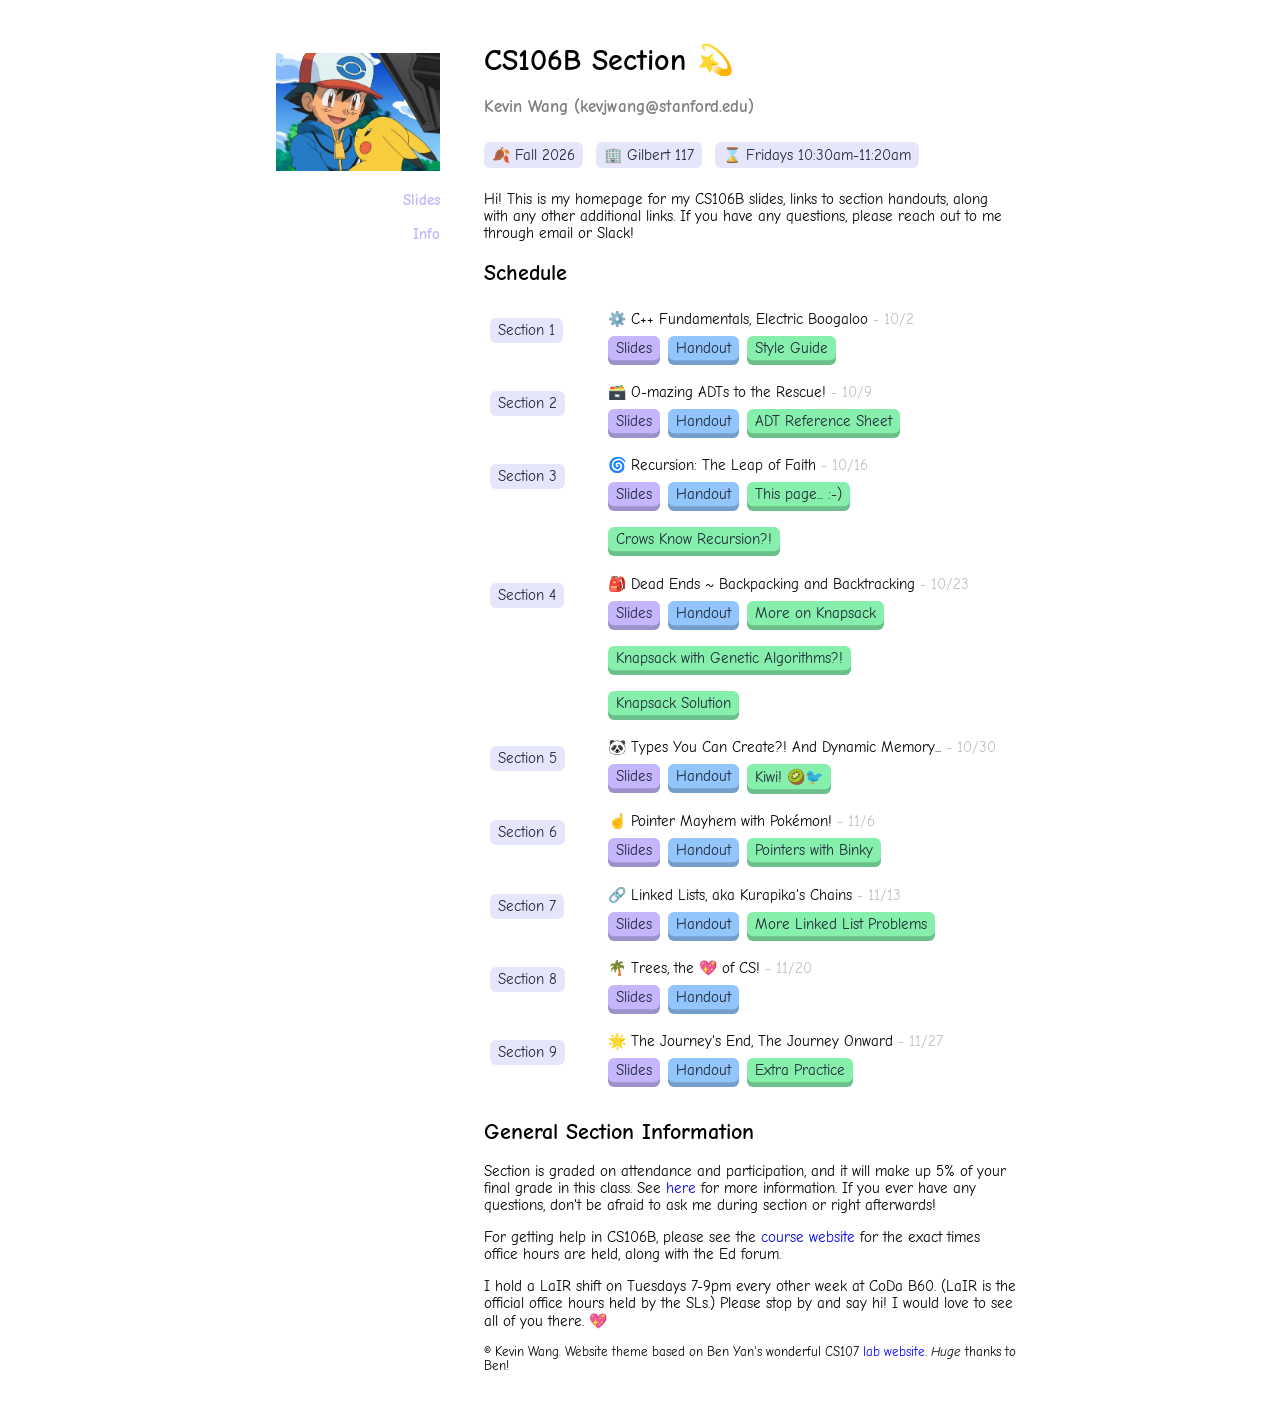
<file: index.html>
<!doctype html>

<html lang=en>
    <head>
        <meta charset="utf-8">

        <title>Kevin's CS106B Section</title>

        <link rel="icon" href="images/olivine_green.png">

        <!-- we'll just be using jquery to play some audio -->
        <script src="https://ajax.googleapis.com/ajax/libs/jquery/3.7.1/jquery.min.js"></script>

        <!-- backup comic neue font just in case... -->
        <link href="https://fonts.googleapis.com/css2?family=Comic+Neue" rel="stylesheet">
        
        <!-- magical style secrets lie within... (not really) -->
        <link rel="stylesheet" href="styles.css">
    </head>


    
    <body style="font-family: 'Comic Sans MS', 'Comic Sans', 'Comic Neue', cursive">

        <!-- list out the audio we're going to use (putting it in the body is arbitrary) -->
        <audio id="hover-bloop">
            <source src="audio/multimedia_button_click_029.mp3"></source>
        </audio>
        <audio id="click-bloop">
            <source src="audio/multimedia_button_click_006.mp3"></source>
        </audio>
        <audio id="sparkles">
            <source src="audio/bss_petal_wand.wav"></source>
        </audio>

        <!-- classic two-column layout! :) -->
        <div id="page">
            <!-- left hand side: the navigation bar (but who really uses it anyways...) -->
            <aside>
            <!-- 
            if you're one of my sectionees seeing this comment, hello! i fully commend and endorse you snooping around. that's the spirit!
            send me an email with a screenshot of this comment, and i'll give you all the good karma there is in the world, or at least
            how much karma i have, haha
            -->
                <nav aria-label="navigation">
                    <ul>
                        <li>
                            <a href="index.html#main-page">
                                <img class="homepage-img" alt="Welcome to CS106B!" src="images/ash_and_pikachu.jpg">
                            </a>
                        </li>
                        <br>
                        <li><a href="index.html#sections" style="color: #C4B5FD"><strong>Slides</strong></a></li>
                        <br>
                        <li><a href="index.html#info" style="color: #C4B5FD"><strong>Info</strong></a></li>
                        <br>
                    </ul>
                </nav>
            </aside>

            <!-- the main content of the page...let's call it "main" >:) -->
            <div id="main">

                <h1 id="main-page"><span id="section-title" class="rainbow">CS106B Section</span> 💫</h1>
                <script src="meteor_shower.js"></script>
                <h3 style="opacity: 50%">Kevin Wang (kevjwang@stanford.edu)</h3>

                <!------------- GENERAL COURSE INFO - EDIT EVERY QUARTER --------------->

                <div class="portal">🍂 Fall 2026</div>
                <div class="portal">🏢 Gilbert 117</div>
                <div class="portal">⌛ Fridays 10:30am-11:20am</div>
        
                <!---------------------------------------------------------------------->

                <p>Hi! This is my homepage for my CS106B slides, links to section handouts, along with any other additional links. If you have any questions, please reach out to me through email or Slack!</p>

                <h2 id="sections">Schedule</h2>
                <div id="schedule"></div>
                <script src="schedule.js"></script>

                <h2 id="info">General Section Information</h2>
                <p>
                    Section is graded on attendance and participation, and it will make up 5% of your final grade in
                    this class. See <a href="https://web.stanford.edu/class/archive/cs/cs106b/cs106b.1272/about_section" target="_blank">here</a> for more information. If you ever have any questions, don't be afraid to ask me during section or right afterwards!
                </p>
                <p>
                    For getting help in CS106B, please see the <a
                        href="https://web.stanford.edu/class/archive/cs/cs106b/cs106b.1272/">course website</a> for the exact times office hours are held, along with the Ed forum.
                </p>
                <p>
                    I hold a LaIR shift on Tuesdays 7-9pm every other week at CoDa B60. (LaIR is the official office hours held by the SLs.) Please stop by and say hi! I would love to see all of you there. 💖
                </p>

                <p style="font-size: 12.7px;">© Kevin Wang. Website theme based on Ben Yan's wonderful CS107 <a href="https://stanford.edu/~bbyan/cs107-spr2025/">lab website</a>. <em>Huge</em> thanks to Ben!</p>

                <!-- audio clicking time :O -->
                <script>
                    // hovering
                    $(document).ready(function () {
                        let hoverBloop = $("#hover-bloop")[0];
                        $(".clicky").mouseenter(function() {
                            hoverBloop.volume = 0.35;
                            hoverBloop.play();
                        })
                    })

                    // clicking
                    $(document).ready(function () {
                        let clickBloop = $("#click-bloop")[0];
                        $(".clicky").click(function() {
                            clickBloop.volume = 0.75;
                            clickBloop.play();
                        })
                    }) 
                </script>


            </div>
        </div>

    </body>

</html>
</file>
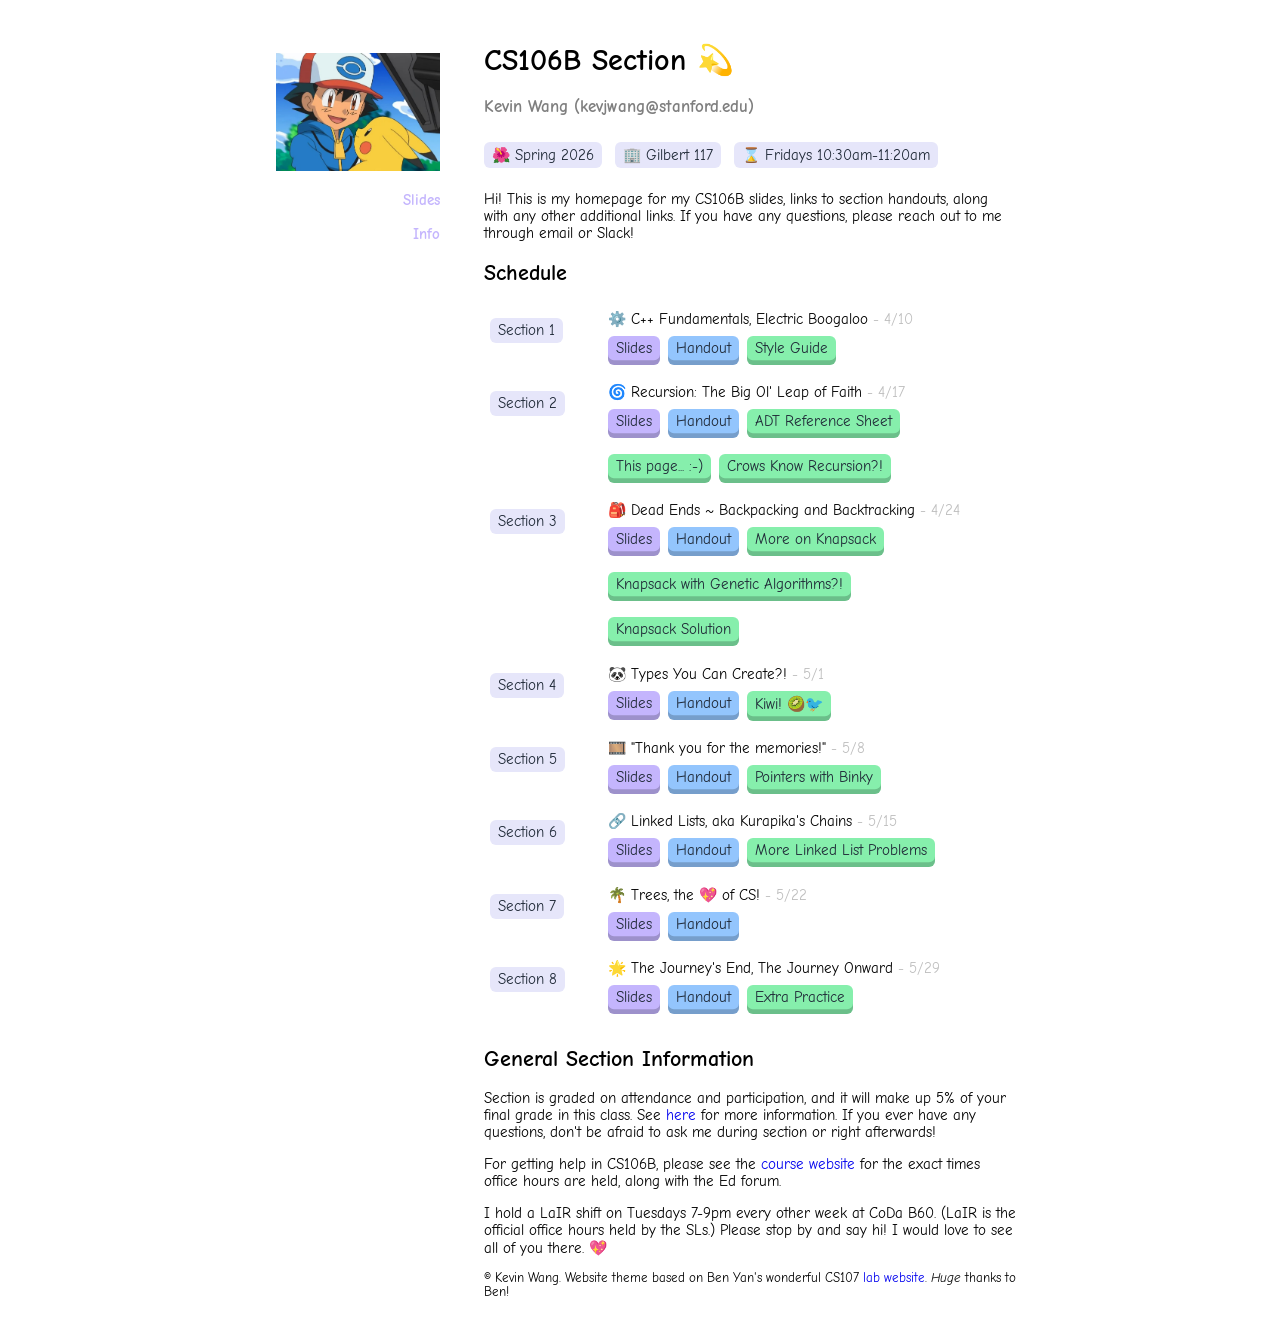
<file: archive/spr26/index.html>
<!doctype html>

<html lang=en>
    <head>
        <meta charset="utf-8">

        <title>Kevin's CS106B Section</title>

        <link rel="icon" href="images/olivine_green.png">

        <!-- we'll just be using jquery to play some audio -->
        <script src="https://ajax.googleapis.com/ajax/libs/jquery/3.7.1/jquery.min.js"></script>

        <!-- backup comic neue font just in case... -->
        <link href="https://fonts.googleapis.com/css2?family=Comic+Neue" rel="stylesheet">
        
        <!-- magical style secrets lie within... (not really) -->
        <link rel="stylesheet" href="styles.css">
    </head>


    
    <body style="font-family: 'Comic Sans MS', 'Comic Sans', 'Comic Neue', cursive">

        <!-- list out the audio we're going to use (putting it in the body is arbitrary) -->
        <audio id="hover-bloop">
            <source src="audio/multimedia_button_click_029.mp3"></source>
        </audio>
        <audio id="click-bloop">
            <source src="audio/multimedia_button_click_006.mp3"></source>
        </audio>
        <audio id="sparkles">
            <source src="audio/bss_petal_wand.wav"></source>
        </audio>

        <!-- classic two-column layout! :) -->
        <div id="page">
            <!-- left hand side: the navigation bar (but who really uses it anyways...) -->
            <aside>
            <!-- 
            if you're one of my sectionees seeing this comment, hello! i fully commend and endorse you snooping around. that's the spirit!
            send me an email with a screenshot of this comment, and i'll give you all the good karma there is in the world, or at least
            how much karma i have, haha
            -->
                <nav aria-label="navigation">
                    <ul>
                        <li>
                            <a href="index.html#main-page">
                                <img class="homepage-img" alt="Welcome to CS106B!" src="images/ash_and_pikachu.jpg">
                            </a>
                        </li>
                        <br>
                        <li><a href="index.html#sections" style="color: #C4B5FD"><strong>Slides</strong></a></li>
                        <br>
                        <li><a href="index.html#info" style="color: #C4B5FD"><strong>Info</strong></a></li>
                        <br>
                    </ul>
                </nav>
            </aside>

            <!-- the main content of the page...let's call it "main" >:) -->
            <div id="main">

                <h1 id="main-page"><span id="section-title" class="rainbow">CS106B Section</span> 💫</h1>
                <script src="meteor_shower.js"></script>
                <h3 style="opacity: 50%">Kevin Wang (kevjwang@stanford.edu)</h3>

                <!------------- GENERAL COURSE INFO - EDIT EVERY QUARTER --------------->

                <div class="portal">🌺 Spring 2026</div>
                <div class="portal">🏢 Gilbert 117</div>
                <div class="portal">⌛ Fridays 10:30am-11:20am</div>
        
                <!---------------------------------------------------------------------->

                <p>Hi! This is my homepage for my CS106B slides, links to section handouts, along with any other additional links. If you have any questions, please reach out to me through email or Slack!</p>

                <h2 id="sections">Schedule</h2>
                <div id="schedule"></div>
                <script src="schedule.js"></script>

                <h2 id="info">General Section Information</h2>
                <p>
                    Section is graded on attendance and participation, and it will make up 5% of your final grade in this class. See <a href="https://web.stanford.edu/class/archive/cs/cs106b/cs106b.1266/about_section" target="_blank">here</a> for more information. If you ever have any questions, don't be afraid to ask me during section or right afterwards!
                </p>
                <p>
                    For getting help in CS106B, please see the <a
                        href="https://web.stanford.edu/class/archive/cs/cs106b/cs106b.1266/">course website</a> for the exact times office hours are held, along with the Ed forum.
                </p>
                <p>
                    I hold a LaIR shift on Tuesdays 7-9pm every other week at CoDa B60. (LaIR is the official office hours held by the SLs.) Please stop by and say hi! I would love to see all of you there. 💖
                </p>

                <p style="font-size: 12.7px;">© Kevin Wang. Website theme based on Ben Yan's wonderful CS107 <a href="https://stanford.edu/~bbyan/cs107-spr2025/">lab website</a>. <em>Huge</em> thanks to Ben!</p>

                <!-- audio clicking time :O -->
                <script>
                    // hovering
                    $(document).ready(function () {
                        let hoverBloop = $("#hover-bloop")[0];
                        $(".clicky").mouseenter(function() {
                            hoverBloop.volume = 0.35;
                            hoverBloop.play();
                        })
                    })

                    // clicking
                    $(document).ready(function () {
                        let clickBloop = $("#click-bloop")[0];
                        $(".clicky").click(function() {
                            clickBloop.volume = 0.75;
                            clickBloop.play();
                        })
                    }) 
                </script>


            </div>
        </div>

    </body>

</html>
</file>
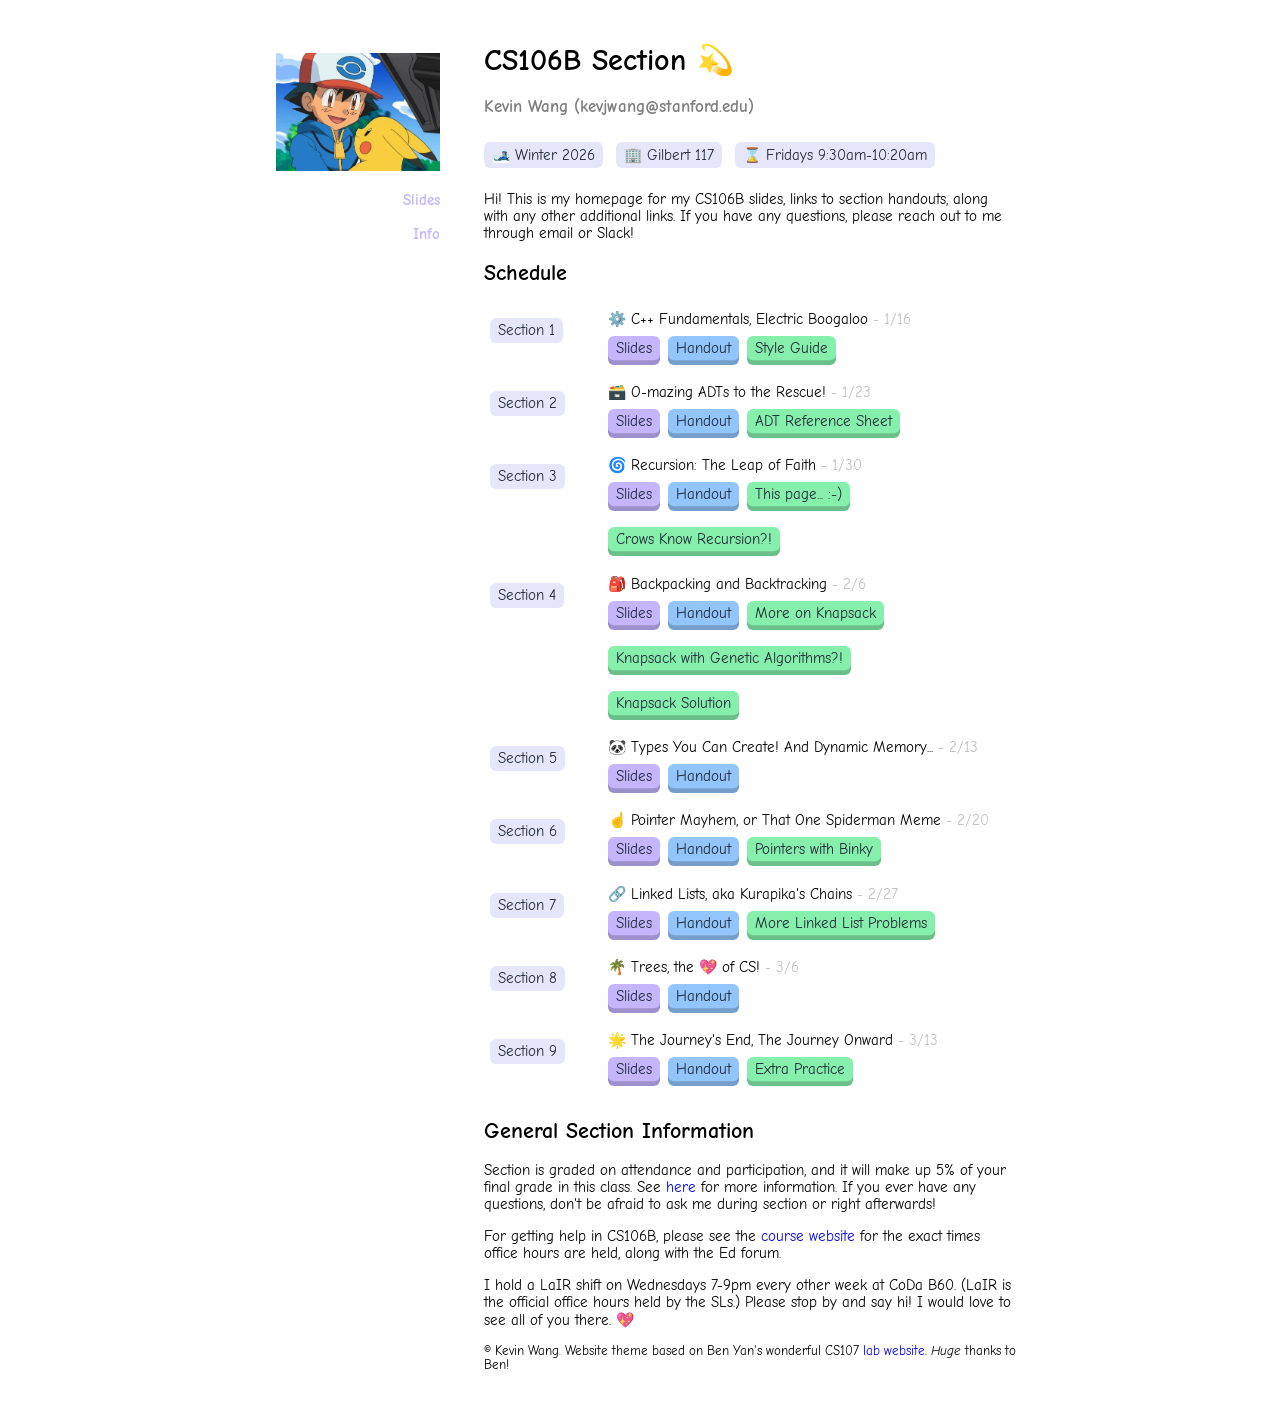
<file: archive/win26/index.html>
<!doctype html>

<html lang=en>
    <head>
        <meta charset="utf-8">

        <title>Kevin's CS106B Section</title>

        <link rel="icon" href="images/olivine_green.png">

        <!-- we'll just be using jquery to play some audio -->
        <script src="https://ajax.googleapis.com/ajax/libs/jquery/3.7.1/jquery.min.js"></script>

        <!-- backup comic neue font just in case... -->
        <link href="https://fonts.googleapis.com/css2?family=Comic+Neue" rel="stylesheet">
        
        <!-- magical style secrets lie within... (not really) -->
        <link rel="stylesheet" href="styles.css">
    </head>


    
    <body style="font-family: 'Comic Sans MS', 'Comic Sans', 'Comic Neue', cursive">

        <!-- list out the audio we're going to use (putting it in the body is arbitrary) -->
        <audio id="hover-bloop">
            <source src="audio/multimedia_button_click_029.mp3"></source>
        </audio>
        <audio id="click-bloop">
            <source src="audio/multimedia_button_click_006.mp3"></source>
        </audio>
        <audio id="sparkles">
            <source src="audio/bss_petal_wand.wav"></source>
        </audio>

        <!-- classic two-column layout! :) -->
        <div id="page">
            <!-- left hand side: the navigation bar (but who really uses it anyways...) -->
            <aside>
            <!-- 
            if you're one of my sectionees seeing this comment, hello! i fully commend and endorse you snooping around. that's the spirit!
            send me an email with a screenshot of this comment, and i'll give you all the good karma there is in the world, or at least
            how much karma i have, haha
            -->
                <nav aria-label="navigation">
                    <ul>
                        <li>
                            <a href="index.html#main-page">
                                <img class="homepage-img" alt="Welcome to CS106B!" src="images/ash_and_pikachu.jpg">
                            </a>
                        </li>
                        <br>
                        <li><a href="index.html#sections" style="color: #C4B5FD"><strong>Slides</strong></a></li>
                        <br>
                        <li><a href="index.html#info" style="color: #C4B5FD"><strong>Info</strong></a></li>
                        <br>
                    </ul>
                </nav>
            </aside>

            <!-- the main content of the page...let's call it "main" >:) -->
            <div id="main">

                <h1 id="main-page"><span id="section-title" class="rainbow">CS106B Section</span> 💫</h1>
                <script src="meteor_shower.js"></script>
                <h3 style="opacity: 50%">Kevin Wang (kevjwang@stanford.edu)</h3>

                <!------------- GENERAL COURSE INFO - EDIT EVERY QUARTER --------------->

                <div class="portal">🎿 Winter 2026</div>
                <div class="portal">🏢 Gilbert 117</div>
                <div class="portal">⌛ Fridays 9:30am-10:20am</div>
        

                <!---------------------------------------------------------------------->

                <p>Hi! This is my homepage for my CS106B slides, links to section handouts, along with any other additional links. If you have any questions, please reach out to me through email or Slack!</p>

                <h2 id="sections">Schedule</h2>
                <div id="schedule"></div>
                <script src="schedule.js"></script>

                <h2 id="info">General Section Information</h2>
                <p>
                    Section is graded on attendance and participation, and it will make up 5% of your final grade in this class. See <a href="https://web.stanford.edu/class/archive/cs/cs106b/cs106b.1264/course/about_section" target="_blank">here</a> for more information. If you ever have any questions, don't be afraid to ask me during section or right afterwards!
                </p>
                <p>
                    For getting help in CS106B, please see the <a href="https://web.stanford.edu/class/archive/cs/cs106b/cs106b.1264/">course website</a> for the exact times office hours are held, along with the Ed forum.
                </p>
                <p>
                    I hold a LaIR shift on Wednesdays 7-9pm every other week at CoDa B60. (LaIR is the official office hours held by the SLs.) Please stop by and say hi! I would love to see all of you there. 💖
                </p>

                <p style="font-size: 12.5px;">© Kevin Wang. Website theme based on Ben Yan's wonderful CS107 <a href="https://stanford.edu/~bbyan/cs107-spr2025/">lab website</a>. <em>Huge</em> thanks to Ben!</p>

                <!-- audio clicking time :O -->
                <script>
                    // hovering
                    $(document).ready(function () {
                        let hoverBloop = $("#hover-bloop")[0];
                        $(".clicky").mouseenter(function() {
                            hoverBloop.volume = 0.35;
                            hoverBloop.play();
                        })
                    })

                    // clicking
                    $(document).ready(function () {
                        let clickBloop = $("#click-bloop")[0];
                        $(".clicky").click(function() {
                            clickBloop.volume = 0.75;
                            clickBloop.play();
                        })
                    }) 
                </script>


            </div>
        </div>

    </body>

</html>
</file>
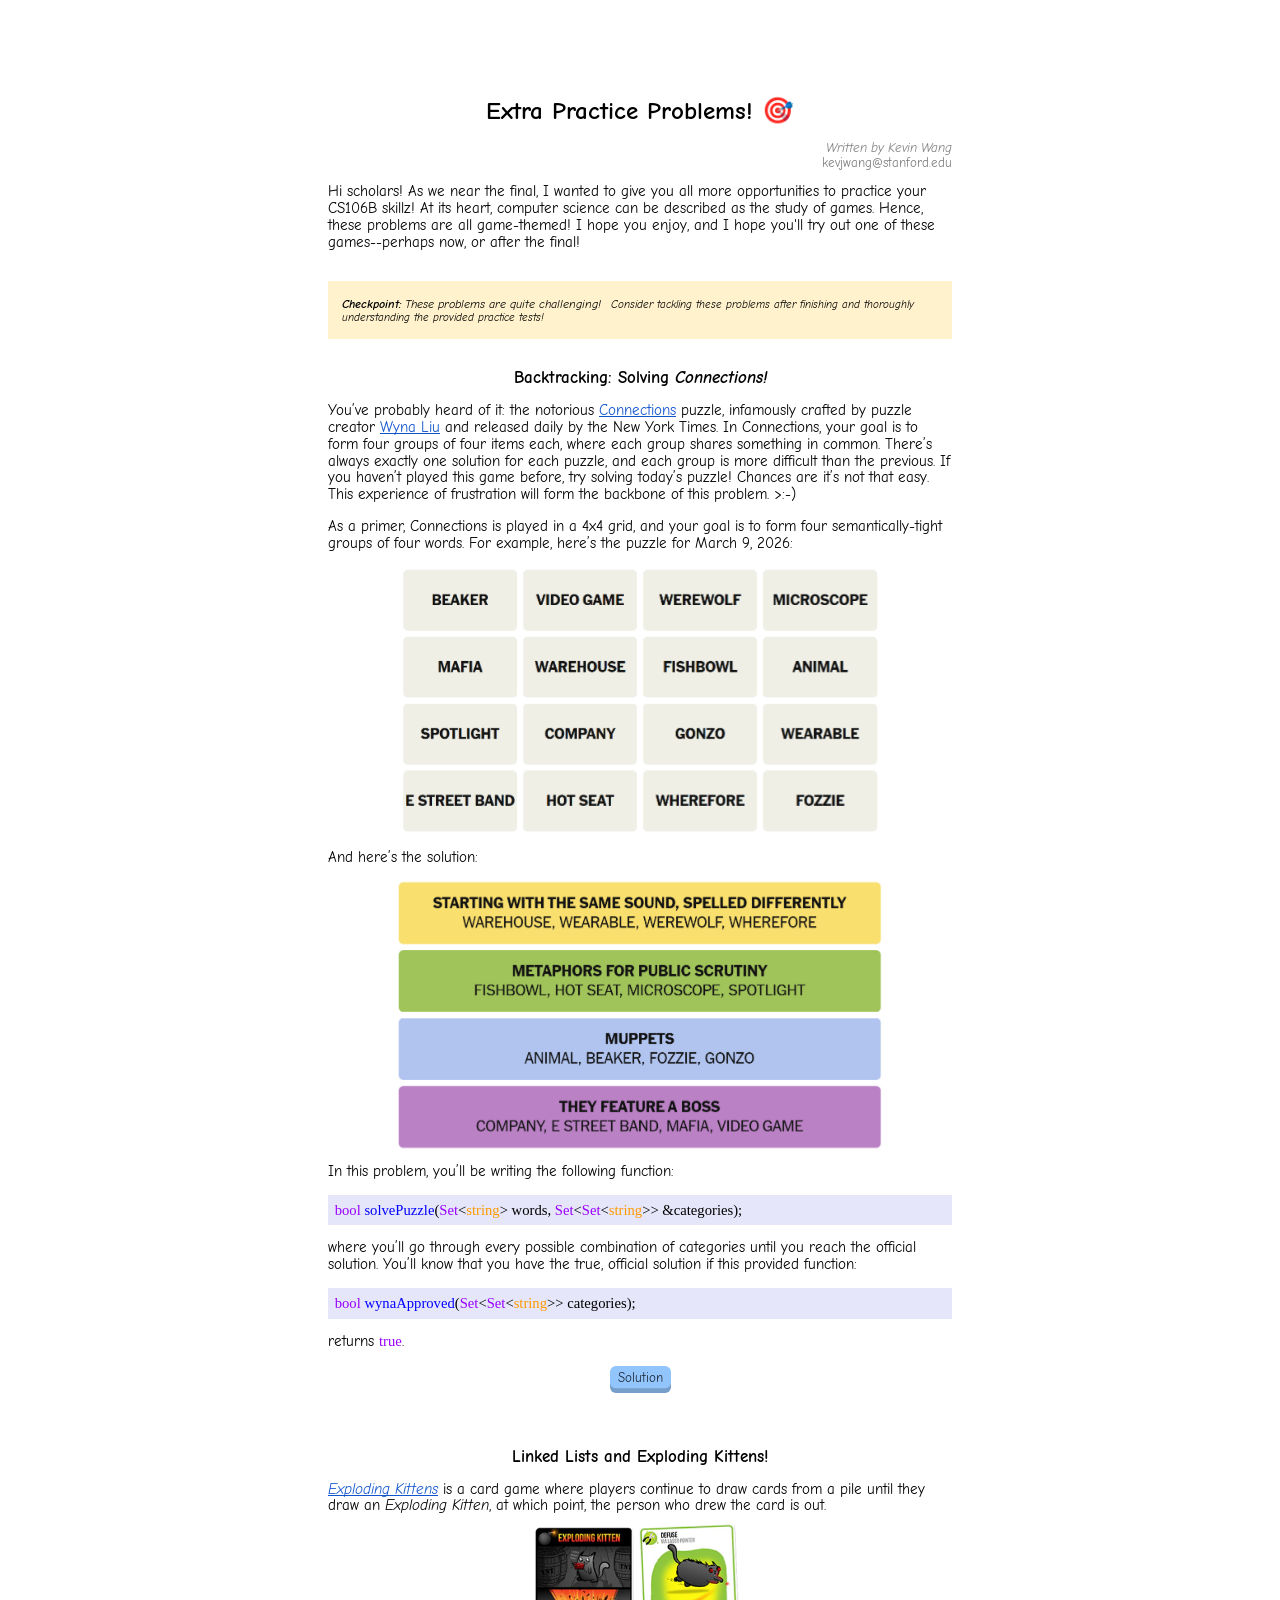
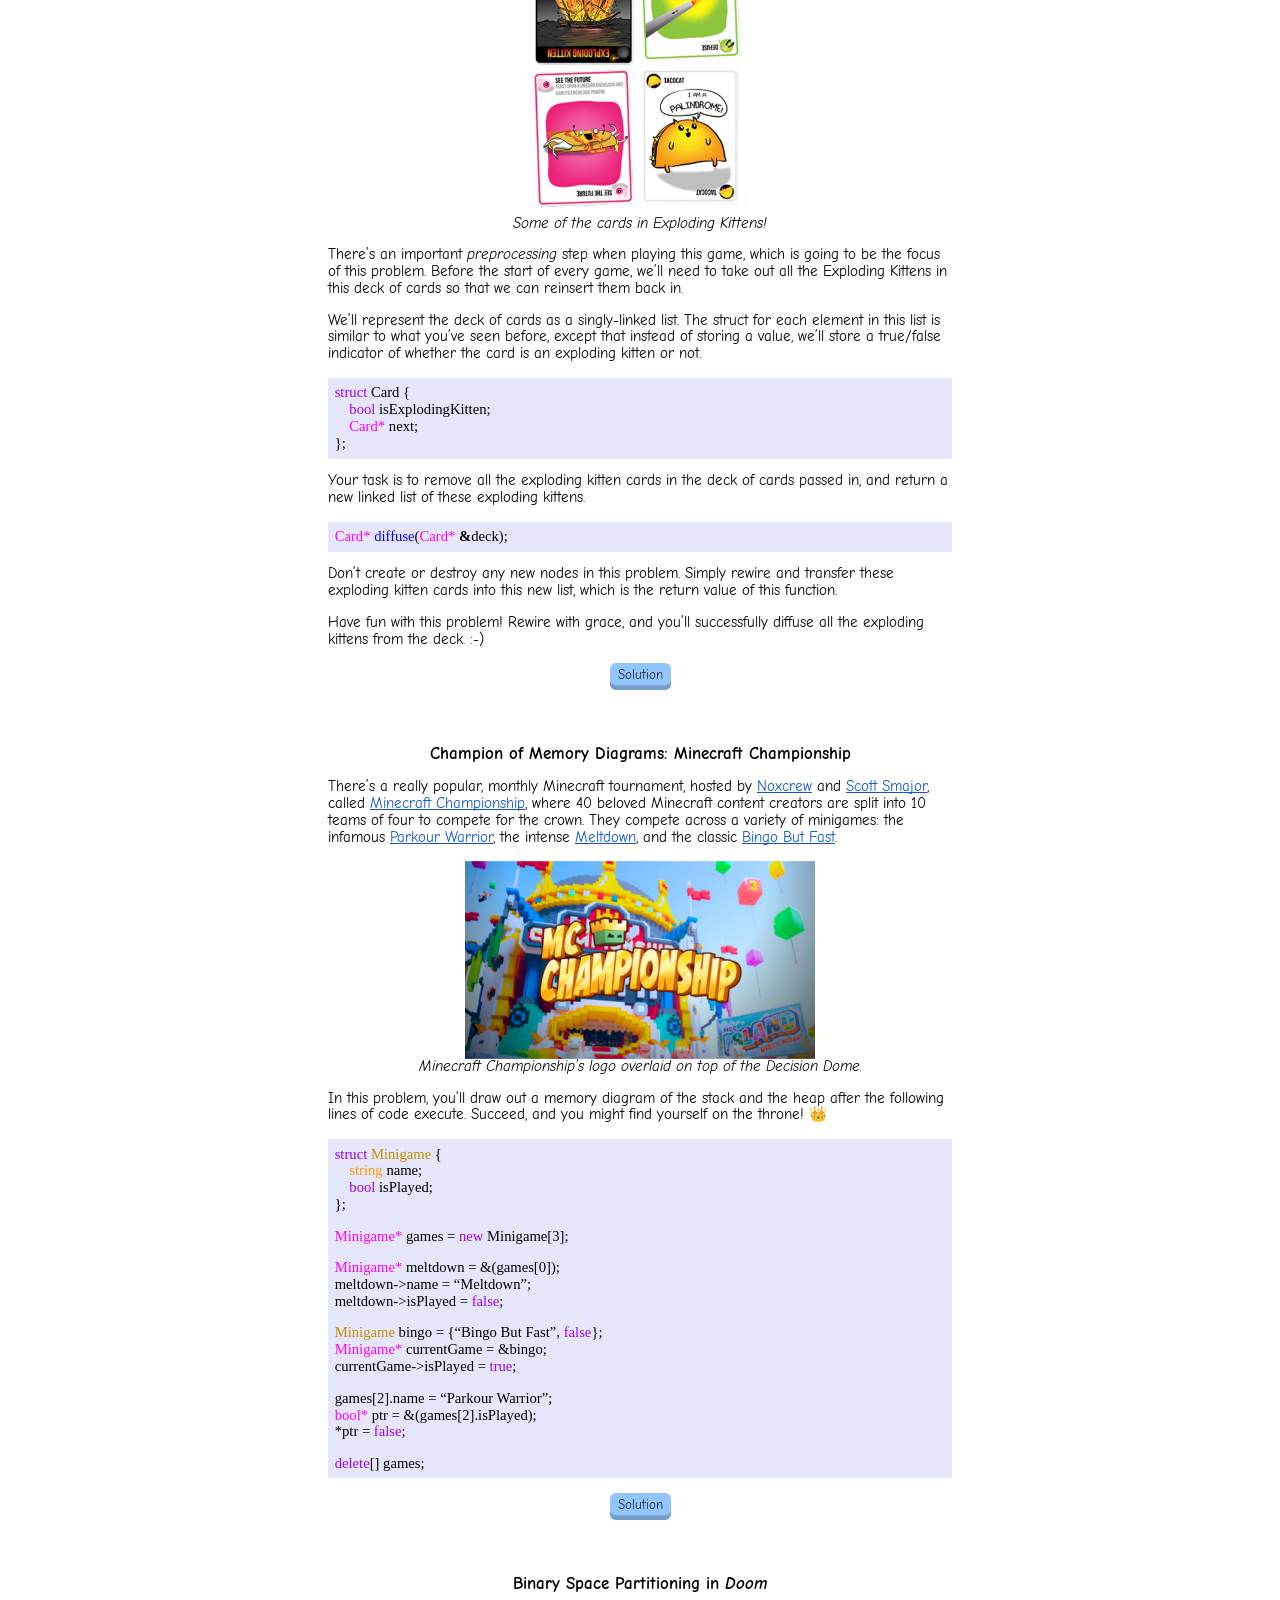
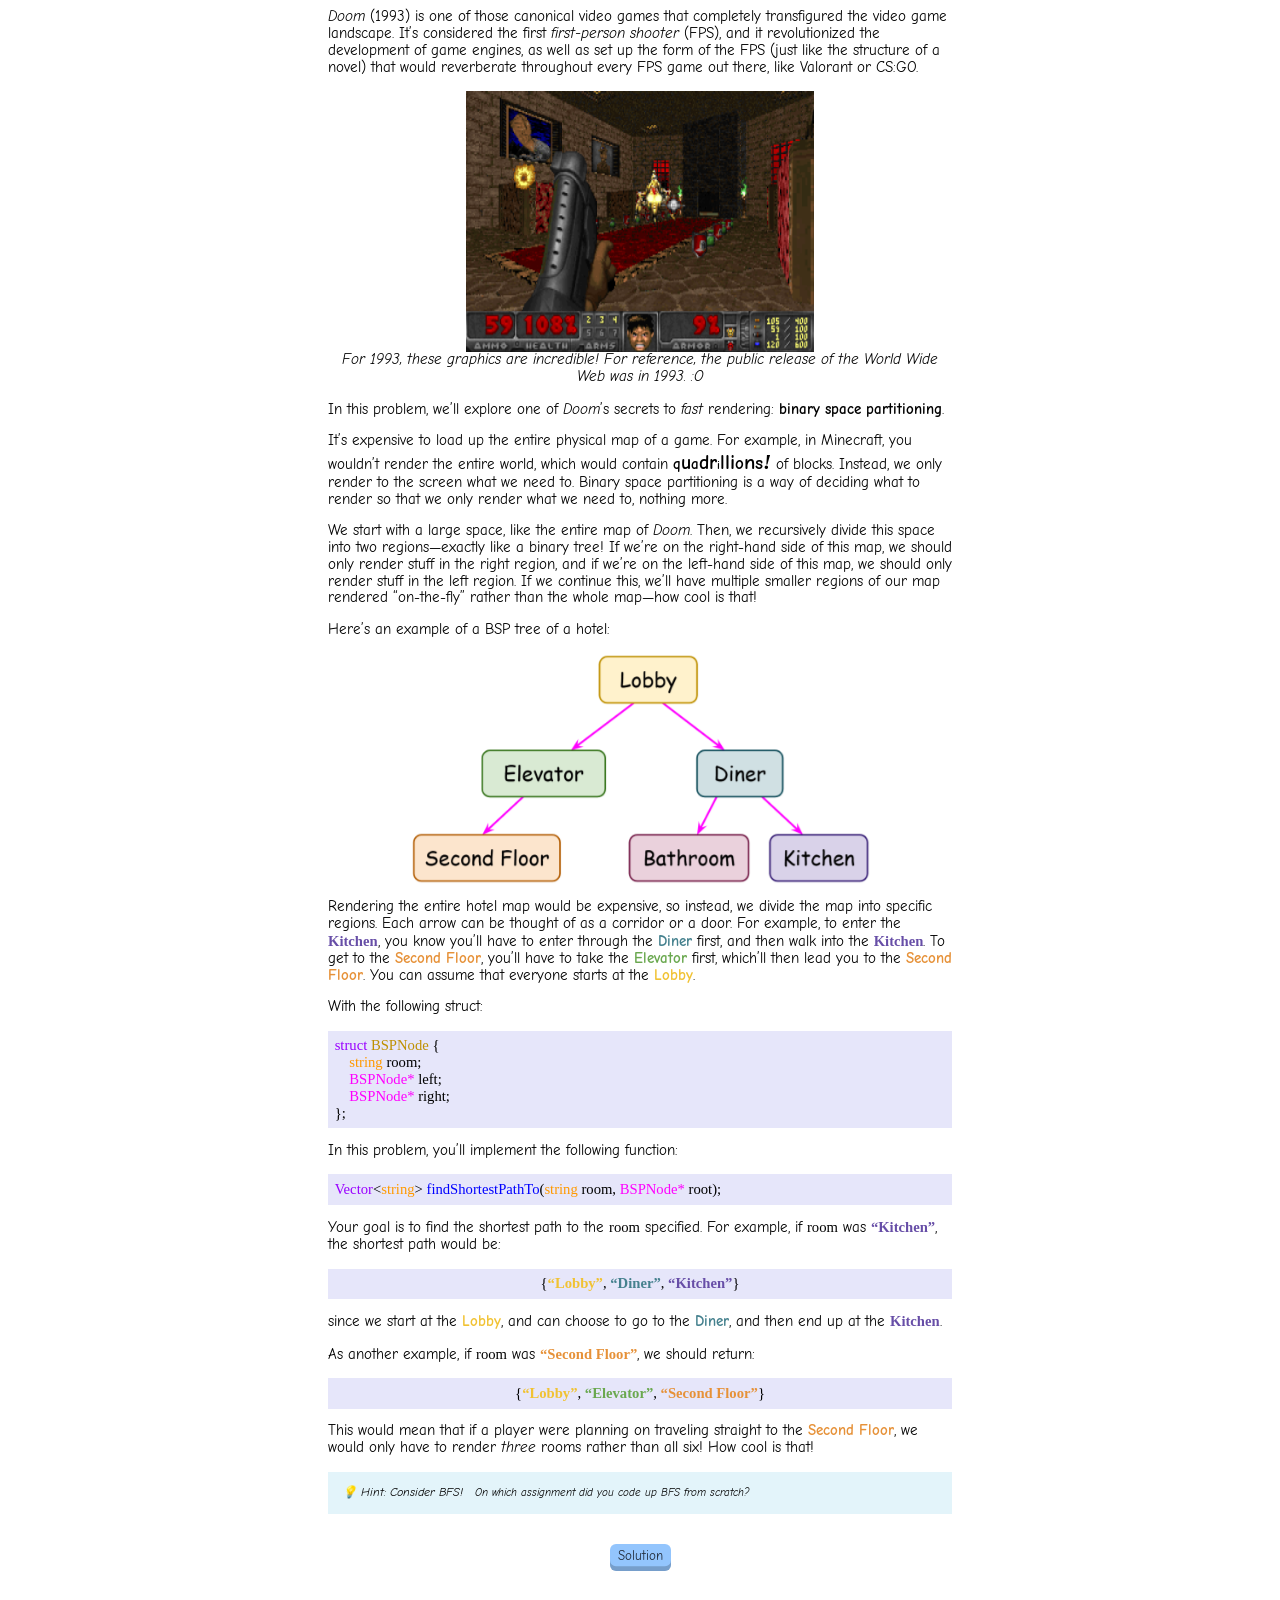
<file: archive/spr26/finale/index.html>
<html>

<head>
    <meta content="text/html; charset=UTF-8" http-equiv="content-type">

    <link href="https://fonts.googleapis.com/css2?family=Comic+Neue" rel="stylesheet">

    <style type="text/css">
        @import url(https://themes.googleusercontent.com/fonts/css?kit=cGvuclDC_Z1vE_cnVEU6Ae_NZQ7StBcqH_vXVqoPMX0);

        .lst-kix_5k3vw0k22cx8-6>li:before {
            content: "\0025cf   "
        }

        .lst-kix_5k3vw0k22cx8-7>li:before {
            content: "\0025cb   "
        }

        .lst-kix_n8q2c7f64s2-5>li:before {
            content: "\0025a0   "
        }

        .lst-kix_n8q2c7f64s2-4>li:before {
            content: "\0025cb   "
        }

        .lst-kix_n8q2c7f64s2-6>li:before {
            content: "\0025cf   "
        }

        .lst-kix_5k3vw0k22cx8-5>li:before {
            content: "\0025a0   "
        }

        .lst-kix_n8q2c7f64s2-1>li:before {
            content: "\0025cb   "
        }

        .lst-kix_n8q2c7f64s2-0>li:before {
            content: "\0025cf   "
        }

        .lst-kix_n8q2c7f64s2-8>li:before {
            content: "\0025a0   "
        }

        .lst-kix_5k3vw0k22cx8-4>li:before {
            content: "\0025cb   "
        }

        .lst-kix_n8q2c7f64s2-7>li:before {
            content: "\0025cb   "
        }

        .lst-kix_5k3vw0k22cx8-3>li:before {
            content: "\0025cf   "
        }

        .lst-kix_5k3vw0k22cx8-0>li:before {
            content: "\0025cf   "
        }

        .lst-kix_5k3vw0k22cx8-2>li:before {
            content: "\0025a0   "
        }

        .lst-kix_5k3vw0k22cx8-1>li:before {
            content: "\0025cb   "
        }

        .lst-kix_n8q2c7f64s2-2>li:before {
            content: "\0025a0   "
        }

        .lst-kix_n8q2c7f64s2-3>li:before {
            content: "\0025cf   "
        }

        .lst-kix_63nuec2ql2xr-0>li:before {
            content: "\0025cf   "
        }

        .lst-kix_63nuec2ql2xr-1>li:before {
            content: "\0025cb   "
        }

        ul.lst-kix_63nuec2ql2xr-8 {
            list-style-type: none
    }

ul.lst-kix_n8q2c7f64s2-5 {
        list-style-type: none
    }

    ul.lst-kix_5k3vw0k22cx8-6 {
        list-style-type: none
    }

    .lst-kix_63nuec2ql2xr-3>li:before {
        content: "\0025cf   "
    }

    ul.lst-kix_63nuec2ql2xr-5 {
        list-style-type: none
    }

    ul.lst-kix_n8q2c7f64s2-6 {
        list-style-type: none
    }

    ul.lst-kix_5k3vw0k22cx8-5 {
        list-style-type: none
    }

    ul.lst-kix_63nuec2ql2xr-4 {
        list-style-type: none
    }

    ul.lst-kix_n8q2c7f64s2-7 {
        list-style-type: none
    }

    ul.lst-kix_5k3vw0k22cx8-4 {
        list-style-type: none
    }

    .lst-kix_63nuec2ql2xr-2>li:before {
        content: "\0025a0   "
    }

    .lst-kix_63nuec2ql2xr-4>li:before {
        content: "\0025cb   "
    }

    ul.lst-kix_63nuec2ql2xr-7 {
        list-style-type: none
    }

    ul.lst-kix_n8q2c7f64s2-8 {
        list-style-type: none
    }

    ul.lst-kix_5k3vw0k22cx8-3 {
        list-style-type: none
    }

    ul.lst-kix_63nuec2ql2xr-6 {
        list-style-type: none
    }

    ul.lst-kix_5k3vw0k22cx8-2 {
        list-style-type: none
    }

    ul.lst-kix_63nuec2ql2xr-1 {
        list-style-type: none
    }

    ul.lst-kix_5k3vw0k22cx8-1 {
        list-style-type: none
    }

    ul.lst-kix_63nuec2ql2xr-0 {
        list-style-type: none
    }

    ul.lst-kix_5k3vw0k22cx8-0 {
        list-style-type: none
    }

    ul.lst-kix_63nuec2ql2xr-3 {
        list-style-type: none
    }

    ul.lst-kix_63nuec2ql2xr-2 {
        list-style-type: none
    }

    ul.lst-kix_n8q2c7f64s2-0 {
        list-style-type: none
    }

    ul.lst-kix_n8q2c7f64s2-1 {
        list-style-type: none
    }

    ul.lst-kix_n8q2c7f64s2-2 {
        list-style-type: none
    }

    ul.lst-kix_n8q2c7f64s2-3 {
        list-style-type: none
    }

    ul.lst-kix_5k3vw0k22cx8-8 {
        list-style-type: none
    }

    ul.lst-kix_n8q2c7f64s2-4 {
        list-style-type: none
    }

    ul.lst-kix_5k3vw0k22cx8-7 {
        list-style-type: none
    }

    .lst-kix_5k3vw0k22cx8-8>li:before {
        content: "\0025a0   "
    }

    .lst-kix_63nuec2ql2xr-7>li:before {
        content: "\0025cb   "
    }

    .lst-kix_63nuec2ql2xr-6>li:before {
        content: "\0025cf   "
    }

    .lst-kix_63nuec2ql2xr-8>li:before {
        content: "\0025a0   "
    }

    .lst-kix_63nuec2ql2xr-5>li:before {
        content: "\0025a0   "
    }

    ol {
        margin: 0;
        padding: 0
    }

    table td,
    table th {
        padding: 0
    }

    .c23 {
        border-right-style: solid;
        padding: 5pt 5pt 5pt 5pt;
        border-bottom-color: #000000;
        border-top-width: 0pt;
        border-right-width: 0pt;
        border-left-color: #000000;
        vertical-align: top;
        border-right-color: #000000;
        border-left-width: 0pt;
        border-top-style: solid;
        background-color: #e6e6fa;
        border-left-style: solid;
        border-bottom-width: 0pt;
        width: 468pt;
        border-top-color: #000000;
        border-bottom-style: solid
    }

    .c39 {
        border-right-style: solid;
        padding: 10.8pt 10.8pt 10.8pt 10.8pt;
        border-bottom-color: #000000;
        border-top-width: 0pt;
        border-right-width: 0pt;
        border-left-color: #000000;
        vertical-align: top;
        border-right-color: #000000;
        border-left-width: 0pt;
        border-top-style: solid;
        background-color: #e3f4fa;
        border-left-style: solid;
        border-bottom-width: 0pt;
        width: 456pt;
        border-top-color: #000000;
        border-bottom-style: solid
    }

    .c2 {
        color: #999999;
        font-weight: 400;
        text-decoration: none;
        vertical-align: baseline;
        font-size: 11pt;
        font-family: "Consolas", "Menlo";
        font-style: italic
    }

    .c4 {
        color: #000000;
        font-weight: 400;
        text-decoration: none;
        vertical-align: baseline;
        font-size: 11pt;
        /* font-family: "Comic Sans MS"; */
        font-style: normal
    }

    .c0 {
        padding-top: 0pt;
        padding-bottom: 0pt;
        line-height: 1.15;
        orphans: 2;
        widows: 2;
        text-align: center;
        height: 11pt
    }

    .c5 {
        color: #000000;
        font-weight: 400;
        text-decoration: none;
        vertical-align: baseline;
        font-size: 11pt;
        font-family: "Comic Sans MS", "Comic Sans", "Comic Neue", sans-serif;
        font-style: italic
    }

    .c17 {
        color: #000000;
        text-decoration: none;
        vertical-align: baseline;
        font-size: 11pt;
        font-style: normal
    }

    .c12 {
        padding-top: 0pt;
        padding-bottom: 0pt;
        line-height: 1.15;
        text-align: center
    }

    .c9 {
        font-family: "Consolas", "Menlo";
        font-style: italic;
        color: #ff0000;
        font-weight: 400
    }

    .c20 {
        color: #000000;
        text-decoration: none;
        vertical-align: baseline;
        font-style: normal
    }

    .c1 {
        padding-top: 0pt;
        padding-bottom: 0pt;
        line-height: 1.15;
        text-align: left
    }

    .c47 {
        text-decoration: none;
        vertical-align: baseline;
        font-size: 11pt;
        font-style: normal
    }

    .c18 {
        font-size: 16pt;
        font-family: "Comic Sans MS";
        font-style: italic;
        font-weight: 700
    }

    .c11 {
        border-spacing: 0;
        border-collapse: collapse;
        margin-right: auto
    }

    .c24 {
        text-decoration-skip-ink: none;
        -webkit-text-decoration-skip: none;
        color: #1155cc;
        text-decoration: underline
    }

    .c34 {
        margin-left: auto;
        border-spacing: 0;
        border-collapse: collapse;
        margin-right: auto
    }

    .c38 {
        color: #000000;
        text-decoration: none;
        vertical-align: baseline;
        font-size: 9.5pt
    }

    .c7 {
        color: #0000ff;
        font-weight: 400;
        font-family: "Consolas", "Menlo"
    }

    .c25 {
        color: #674ea7;
        font-weight: 700;
        font-family: "Comic Sans MS"
    }

    .c6 {
        color: #ff9900;
        font-weight: 400;
        font-family: "Consolas", "Menlo"
    }

    .c8 {
        color: #9900ff;
        font-weight: 400;
        font-family: "Consolas", "Menlo"
    }

    .c22 {
        font-size: 14pt;
        font-weight: 700;
        font-family: "Comic Sans MS", "Comic Sans", "Comic Neue", sans-serif;
    }

    .c43 {
        color: #000000;
        text-decoration: none;
        vertical-align: baseline
    }

    .c19 {
        font-size: 13pt;
        font-weight: 700;
        font-family: "Comic Sans MS", "Comic Sans", "Comic Neue", sans-serif;
    }

    /* .c41 {
        background-color: #ffffff;
        max-width: 468pt;
        padding: 72pt 72pt 72pt 72pt
    } */
    .c41 {
        background-color: #ffffff;
        max-width: 468pt;   /* keeps the original page width */
        width: 100%;        /* prevents expansion issues */
        padding: 72pt;
        margin: 0 auto;     /* centers the page */
        font-family: 'Comic Sans MS', 'Comic Sans', 'Comic Neue', sans-serif;
    }

    .c13 {
        font-weight: 400;
        font-family: "Consolas", "Menlo"
    }

    .c3 {
        orphans: 2;
        widows: 2
    }

    .c21 {
        font-weight: 700;
        font-family: "Consolas", "Menlo"
    }

    .c10 {
        font-weight: 400;
        font-family: 'Comic Sans MS', 'Comic Sans', 'Comic Neue', sans-serif;
    }

    .c26 {
        font-weight: 700;
        font-family: 'Comic Sans MS', 'Comic Sans', 'Comic Neue', sans-serif;
    }

    .c30 {
        color: inherit;
        text-decoration: inherit
    }

    .c14 {
        font-size: 8pt;
        font-style: italic
    }

    .c44 {
        font-size: 19pt
    }

    .c15 {
        height: 11pt
    }

    .c31 {
        font-size: 11.5pt
    }

    .c29 {
        font-style: italic
    }

    .c42 {
        color: #6aa84f
    }

    .c28 {
        color: #45818e
    }

    .c48 {
        font-size: 8pt
    }

    .c33 {
        color: #e69138
    }

    .c45 {
        font-size: 2pt
    }

    .c35 {
        color: #674ea7
    }

    .c16 {
        color: #ff00ff
    }

    .c36 {
        font-size: 16pt
    }

    .c46 {
        font-size: 9pt
    }

    .c40 {
        color: #bf9000
    }

    .c27 {
        height: 0pt
    }

    .c37 {
        color: #f1c232
    }

    .c32 {
        font-size: 15pt
    }

    .title {
        padding-top: 0pt;
        color: #000000;
        font-size: 26pt;
        padding-bottom: 3pt;
        font-family: "Arial";
        line-height: 1.15;
        page-break-after: avoid;
        orphans: 2;
        widows: 2;
        text-align: left
    }

    .subtitle {
        padding-top: 0pt;
        color: #666666;
        font-size: 15pt;
        padding-bottom: 16pt;
        font-family: "Arial";
        line-height: 1.15;
        page-break-after: avoid;
        orphans: 2;
        widows: 2;
        text-align: left
    }

    li {
        color: #000000;
        font-size: 11pt;
        font-family: "Arial"
    }

    p {
        margin: 0;
        color: #000000;
        font-size: 11pt;
    }

    h1 {
        padding-top: 20pt;
        color: #000000;
        font-size: 20pt;
        padding-bottom: 6pt;
        font-family: "Arial";
        line-height: 1.15;
        page-break-after: avoid;
        orphans: 2;
        widows: 2;
        text-align: left
    }

    h2 {
        padding-top: 18pt;
        color: #000000;
        font-size: 16pt;
        padding-bottom: 6pt;
        font-family: "Arial";
        line-height: 1.15;
        page-break-after: avoid;
        orphans: 2;
        widows: 2;
        text-align: left
    }

    h3 {
        padding-top: 16pt;
        color: #434343;
        font-size: 14pt;
        padding-bottom: 4pt;
        font-family: "Arial";
        line-height: 1.15;
        page-break-after: avoid;
        orphans: 2;
        widows: 2;
        text-align: left
    }

    h4 {
        padding-top: 14pt;
        color: #666666;
        font-size: 12pt;
        padding-bottom: 4pt;
        font-family: "Arial";
        line-height: 1.15;
        page-break-after: avoid;
        orphans: 2;
        widows: 2;
        text-align: left
    }

    h5 {
        padding-top: 12pt;
        color: #666666;
        font-size: 11pt;
        padding-bottom: 4pt;
        font-family: "Arial";
        line-height: 1.15;
        page-break-after: avoid;
        orphans: 2;
        widows: 2;
        text-align: left
    }

    h6 {
        padding-top: 12pt;
        color: #666666;
        font-size: 11pt;
        padding-bottom: 4pt;
        font-family: "Arial";
        line-height: 1.15;
        page-break-after: avoid;
        font-style: italic;
        orphans: 2;
        widows: 2;
        text-align: left
    }

    .portal { 
        color: #1F2937;
        background: #e6e6fa;
        margin: 8px 8px 8px 0px;
        padding: 4px 8px;
        display: inline-block;
        text-align: center;
        vertical-align: top;

        border: 1px;
        border-radius: 6px;
        text-decoration: none;
        transition: background-color 0.2s ease, border-color 0.2s ease;

        justify-self: start;
        align-self: start;
    }

    .section {
        display: grid;
        text-wrap: nowrap;
        grid-template-columns: repeat(4, minmax(100px, 1fr)); 
        grid-auto-flow: row dense;
        gap: 1.25rem; 

        padding: 0.35em;
        border-radius: 8px;
        
        @media (min-width: 400px) { 
            grid-template-columns: repeat(7, minmax(100px, 1fr)); 
        }
    }

    .locked.content {
        opacity: 0.2;
        pointer-events: none;
    }

    .resources {
        display: inline-flex;
        flex-wrap: wrap;
        margin-left: 0px;
        margin-bottom: 0px;
    }

    .slides {
        background: #C4B5FD;
    }

    .handout {
        background: #93c5fd;
    }

    .misc-link {
        background: #86efac;
    }

    .clicky {
        box-shadow: inset 0 -4.8px 0 0 rgba(0, 0, 0, 0.2);
        transition: 0.1s;
        padding-bottom: 8px;
        /* text-shadow: 0px 3px rgba(0, 0, 0, 0.2); */
    }
    .clicky:hover {
        box-shadow: inset 0 -2.25px 0 0 rgba(0, 0, 0, 0.2);
    }
    .clicky:active {
        box-shadow: inset 0 -2px 0 0 rgba(0, 0, 0, 0.2);
        text-shadow: 0px 1px 0 0 rgba(0, 0, 0, 0.2);
    }

    .solution-content {
        max-height: 0;
        overflow: hidden;
        transition: max-height 0.4s ease;
        margin-top: 10px;
    }

    .solution-content.open {
        max-height: 5000px;
    }

    .solution-button {
        display: block;
        margin: 0 auto;
        font-family: "Comic Sans MS", "Comic Sans", "Comic Neue", sans-serif;
    }

    .center {
        display: flex; 
        justify-content: center; 
        align-items: center;
    }
    </style>

    <script>
        function toggleSolution(button) {
            const solution = button.nextElementSibling;

            solution.classList.toggle("open");
        }
    </script>

    <title>
        Extra Practice Problems!
    </title>

    <link rel="icon" href="images/spinning-star.gif">
</head>

<body class="c41 doc-content" style="font-family: 'Comic Sans MS', 'Comic Sans', 'Comic Neue', cursive">
    <p class="c1 c3" style="text-align: center;"><span class="c20 c26 c44">Extra Practice Problems! &#127919;</span></p>
    <p class="c1 c3 c15"><span class="c20 c26 c45"></span></p>
    <p style="text-align: right; font-size: 10pt; opacity: 0.5;"><em>Written by Kevin
        Wang</em><br>kevjwang@stanford.edu</p>
    <p class="c1 c3 c15"><span class="c20 c26 c45"></span></p>
    <p class="c1 c3"><span class="c10">Hi scholars! As we near the final, I wanted to give you all more opportunities to
            practice your CS106B skillz! At its heart, computer science can be described as the study of games. Hence,
            these problems are all game-themed! I hope you enjoy, and I hope you&#39;ll try out one of these
            games--perhaps now, or after the final!</span></p>
    <p class="c0"><span class="c20 c19"></span></p>
    <p class="c1 c3 c15"><span class="c4"></span></p>

    <table class="c34">
        <tr class="c27">
            <td class="c39" colspan="1" rowspan="1" style="background-color: #FFF2CC;">
                <p class="c1 c3"><span class="c10 c29 c46"><strong>Checkpoint:</strong> These problems are quite
                                       challenging!</span>&nbsp;&nbsp;<span
                                       class="c10 c14">Consider tackling these problems <em>after</em> finishing and
                                       thoroughly understanding the provided practice tests! </span></p>
            </td>
        </tr>
    </table>


    <p class="c0"><span class="c20 c19"></span></p>

    <p class="c1 c3 c15"><span class="c4"></span></p>

    <p class="c12 c3"><span class="c19">Backtracking: Solving </span><span class="c19 c29">Connections!</span></p>
    <p class="c1 c3 c15"><span class="c4"></span></p>
    <p class="c1 c3"><span class="c10">You&rsquo;ve probably heard of it: the notorious </span><span class="c24 c10"><a
                class="c30"
                href="https://www.google.com/url?q=https://www.nytimes.com/games/connections/&amp;sa=D&amp;source=editors&amp;ust=1773223570887454&amp;usg=AOvVaw0_6U8AoLRAzmDed6CYz0UP">Connections</a></span><span
            class="c10">&nbsp;puzzle, infamously crafted by puzzle creator </span><span class="c24 c10"><a class="c30"
                href="https://www.google.com/url?q=https://www.wynaliu.com/about&amp;sa=D&amp;source=editors&amp;ust=1773223570887617&amp;usg=AOvVaw2xsPg0-ogXL968MUoY0pSv">Wyna
                Liu</a></span><span class="c4">&nbsp;and released daily by the New York Times. In Connections, your goal
            is to form four groups of four items each, where each group shares something in common. There&rsquo;s always
            exactly one solution for each puzzle, and each group is more difficult than the previous. If you
            haven&rsquo;t played this game before, try solving today&rsquo;s puzzle! Chances are it&rsquo;s not that
            easy. This experience of frustration will form the backbone of this problem. &gt;:-)</span></p>
    <p class="c1 c3 c15"><span class="c4"></span></p>
    <p class="c1 c3"><span class="c4">As a primer, Connections is played in a 4x4 grid, and your goal is to form four
            semantically-tight groups of four words. For example, here&rsquo;s the puzzle for March 9, 2026:</span></p>
    <p class="c1 c3 c15"><span class="c4"></span></p>
    <p class="c12 c3"><span
            style="overflow: hidden; display: inline-block; margin: 0.00px 0.00px; border: 0.00px solid #000000; transform: rotate(0.00rad) translateZ(0px); -webkit-transform: rotate(0.00rad) translateZ(0px); width: 476.00px; height: 267.81px;"><img
                alt="" src="images/image7.png"
                style="width: 476.00px; height: 267.81px; margin-left: 0.00px; margin-top: 0.00px; transform: rotate(0.00rad) translateZ(0px); -webkit-transform: rotate(0.00rad) translateZ(0px);"
                title=""></span></p>
    <p class="c1 c3 c15"><span class="c4"></span></p>
    <p class="c1 c3"><span class="c4">And here&rsquo;s the solution:</span></p>
    <p class="c1 c3 c15"><span class="c4"></span></p>
    <p class="c12 c3"><span
            style="overflow: hidden; display: inline-block; margin: 0.00px 0.00px; border: 0.00px solid #000000; transform: rotate(0.00rad) translateZ(0px); -webkit-transform: rotate(0.00rad) translateZ(0px); width: 485.09px; height: 267.84px;"><img
                alt="" src="images/image5.png"
                style="width: 485.09px; height: 267.84px; margin-left: 0.00px; margin-top: 0.00px; transform: rotate(0.00rad) translateZ(0px); -webkit-transform: rotate(0.00rad) translateZ(0px);"
                title=""></span></p>
    <p class="c1 c3 c15"><span class="c4"></span></p>
    <p class="c1 c3"><span class="c4">In this problem, you&rsquo;ll be writing the following function:</span></p>
    <p class="c1 c3 c15"><span class="c4"></span></p>
    <table class="c11">
        <tr class="c27">
            <td class="c23" colspan="1" rowspan="1">
                <p class="c1"><span class="c8">bool </span><span class="c7">solvePuzzle</span><span
                        class="c13">(</span><span class="c8">Set</span><span class="c13">&lt;</span><span
                        class="c6">string</span><span class="c13">&gt; words, </span><span class="c8">Set</span><span
                        class="c13">&lt;</span><span class="c8">Set</span><span class="c13">&lt;</span><span
                        class="c6">string</span><span class="c13">&gt;&gt; &amp;categories);</span></p>
            </td>
        </tr>
    </table>
    <p class="c1 c3 c15"><span class="c4"></span></p>
    <p class="c1 c3"><span class="c4">where you&rsquo;ll go through every possible combination of categories until you
            reach the official solution. You&rsquo;ll know that you have the true, official solution if this provided
            function:</span></p>
    <p class="c1 c3 c15"><span class="c4"></span></p>
    <table class="c11">
        <tr class="c27">
            <td class="c23" colspan="1" rowspan="1">
                <p class="c1"><span class="c8">bool </span><span class="c7">wynaApproved</span><span
                        class="c13">(</span><span class="c8">Set</span><span class="c13">&lt;</span><span
                        class="c8">Set</span><span class="c13">&lt;</span><span class="c6">string</span><span
                        class="c17 c13">&gt;&gt; categories);</span></p>
            </td>
        </tr>
    </table>
    <p class="c1 c3 c15"><span class="c4"></span></p>
    <p class="c1 c3"><span class="c10">returns </span><span class="c8">true</span><span class="c4">. </span></p>
    <!-- <p class="c1 c3 c15"><span class="c4"></span></p> -->
    <p class="c1 c3 c15"><span class="c4"></span></p>
    <!-- <p class="c12 c3"><span class="c4">Solution</span></p> -->
    <button class="solution-button c12 c3 clicky handout portal" onclick="toggleSolution(this)"><span class="c3">Solution</span></button>
    <!-- <p class="c1 c3 c15"><span class="c4"></span></p> -->
    <div class="solution-content">
        <table class="c11">
            <tr class="c27">
                <td class="c23" colspan="1" rowspan="1">
                    <p class="c1"><span class="c8">const </span><span class="c6">int </span><span
                            class="c17 c13">NUM_WORDS_PER_GROUP = 4;</span></p>
                    <p class="c1 c15"><span class="c8 c47"></span></p>
                    <p class="c1"><span class="c8">bool </span><span class="c7">solvePuzzle</span><span
                            class="c13">(</span><span class="c8">Set</span><span class="c13">&lt;</span><span
                            class="c6">string</span><span class="c13">&gt; words, </span><span class="c8">Set</span><span
                            class="c13">&lt;</span><span class="c8">Set</span><span class="c13">&lt;</span><span
                            class="c6">string</span><span class="c17 c13">&gt;&gt; &amp;categories) {</span></p>
                    <p class="c1"><span class="c2">&nbsp; &nbsp; // base case: all words assigned</span></p>
                    <p class="c1"><span class="c13">&nbsp; &nbsp; </span><span class="c8">if </span><span
                            class="c13">(words.</span><span class="c7">isEmpty</span><span class="c17 c13">()) {</span></p>
                    <p class="c1"><span class="c13">&nbsp; &nbsp; &nbsp; &nbsp; </span><span class="c8">return </span><span
                            class="c7">wynaApproved</span><span class="c17 c13">(categories);</span></p>
                    <p class="c1"><span class="c17 c13">&nbsp; &nbsp; }</span></p>
                    <p class="c1 c15"><span class="c17 c13"></span></p>
                    <p class="c1"><span class="c2">&nbsp; &nbsp; // try every possible group of 4 words</span></p>
                    <p class="c1"><span class="c13">&nbsp; &nbsp; </span><span class="c8">for </span><span
                            class="c13">(</span><span class="c6">string</span><span class="c17 c13">&nbsp;w1 : words)
                            {</span></p>
                    <p class="c1"><span class="c13">&nbsp; &nbsp; &nbsp; &nbsp; </span><span class="c8">for </span><span
                            class="c13">(</span><span class="c6">string</span><span class="c17 c13">&nbsp;w2 : words)
                            {</span></p>
                    <p class="c1"><span class="c13">&nbsp; &nbsp; &nbsp; &nbsp; &nbsp; &nbsp; </span><span class="c8">for
                        </span><span class="c13">(</span><span class="c6">string</span><span class="c17 c13">&nbsp;w3 :
                            words) {</span></p>
                    <p class="c1"><span class="c13">&nbsp; &nbsp; &nbsp; &nbsp; &nbsp; &nbsp; &nbsp; &nbsp; </span><span
                            class="c8">for </span><span class="c13">(</span><span class="c6">string</span><span
                            class="c17 c13">&nbsp;w4 : words) {</span></p>
                    <p class="c1 c15"><span class="c17 c13"></span></p>
                    <p class="c1"><span class="c13">&nbsp; &nbsp; &nbsp; &nbsp; &nbsp; &nbsp; &nbsp; &nbsp; &nbsp; &nbsp;
                        </span><span class="c8">Set</span><span class="c17 c13">&lt;string&gt; group;</span></p>
                    <p class="c1"><span class="c13">&nbsp; &nbsp; &nbsp; &nbsp; &nbsp; &nbsp; &nbsp; &nbsp; &nbsp; &nbsp;
                            group.</span><span class="c7">add</span><span class="c17 c13">(w1);</span></p>
                    <p class="c1"><span class="c13">&nbsp; &nbsp; &nbsp; &nbsp; &nbsp; &nbsp; &nbsp; &nbsp; &nbsp; &nbsp;
                            group.</span><span class="c7">add</span><span class="c17 c13">(w2);</span></p>
                    <p class="c1"><span class="c13">&nbsp; &nbsp; &nbsp; &nbsp; &nbsp; &nbsp; &nbsp; &nbsp; &nbsp; &nbsp;
                            group.</span><span class="c7">add</span><span class="c17 c13">(w3);</span></p>
                    <p class="c1"><span class="c13">&nbsp; &nbsp; &nbsp; &nbsp; &nbsp; &nbsp; &nbsp; &nbsp; &nbsp; &nbsp;
                            group.</span><span class="c7">add</span><span class="c17 c13">(w4);</span></p>
                    <p class="c1 c15"><span class="c17 c13"></span></p>
                    <p class="c1"><span class="c2">&nbsp; &nbsp; &nbsp; &nbsp; &nbsp; &nbsp; &nbsp; &nbsp; &nbsp; &nbsp; //
                            ensure exactly 4 unique words</span></p>
                    <p class="c1"><span class="c13">&nbsp; &nbsp; &nbsp; &nbsp; &nbsp; &nbsp; &nbsp; &nbsp; &nbsp; &nbsp;
                        </span><span class="c8">if </span><span class="c13">(group.</span><span class="c7">size</span><span
                            class="c17 c13">() != NUM_WORDS_PER_GROUP) {</span></p>
                    <p class="c1"><span class="c13">&nbsp; &nbsp; &nbsp; &nbsp; &nbsp; &nbsp; &nbsp; &nbsp; &nbsp; &nbsp;
                            &nbsp; &nbsp; </span><span class="c8">continue</span><span class="c17 c13">;</span></p>
                    <p class="c1"><span class="c17 c13">&nbsp; &nbsp; &nbsp; &nbsp; &nbsp; &nbsp; &nbsp; &nbsp; &nbsp;
                            &nbsp; }</span></p>
                    <p class="c1 c15"><span class="c17 c13"></span></p>
                    <p class="c1"><span class="c2">&nbsp; &nbsp; &nbsp; &nbsp; &nbsp; &nbsp; &nbsp; &nbsp; &nbsp; &nbsp; //
                            choose</span></p>
                    <p class="c1"><span class="c13">&nbsp; &nbsp; &nbsp; &nbsp; &nbsp; &nbsp; &nbsp; &nbsp; &nbsp; &nbsp;
                            categories.</span><span class="c7">add</span><span class="c17 c13">(group);</span></p>
                    <p class="c1 c15"><span class="c17 c13"></span></p>
                    <p class="c1"><span class="c13">&nbsp; &nbsp; &nbsp; &nbsp; &nbsp; &nbsp; &nbsp; &nbsp; &nbsp; &nbsp;
                        </span><span class="c8">Set</span><span class="c13">&lt;</span><span class="c6">string</span><span
                            class="c17 c13">&gt; remaining = words;</span></p>
                    <p class="c1"><span class="c13">&nbsp; &nbsp; &nbsp; &nbsp; &nbsp; &nbsp; &nbsp; &nbsp; &nbsp; &nbsp;
                        </span><span class="c8">for </span><span class="c13">(</span><span class="c6">string</span><span
                            class="c17 c13">&nbsp;w : group) {</span></p>
                    <p class="c1"><span class="c13">&nbsp; &nbsp; &nbsp; &nbsp; &nbsp; &nbsp; &nbsp; &nbsp; &nbsp; &nbsp;
                            &nbsp; &nbsp; remaining.</span><span class="c7">remove</span><span class="c17 c13">(w);</span>
                    </p>
                    <p class="c1"><span class="c17 c13">&nbsp; &nbsp; &nbsp; &nbsp; &nbsp; &nbsp; &nbsp; &nbsp; &nbsp;
                            &nbsp; }</span></p>
                    <p class="c1 c15"><span class="c17 c13"></span></p>
                    <p class="c1"><span class="c2">&nbsp; &nbsp; &nbsp; &nbsp; &nbsp; &nbsp; &nbsp; &nbsp; &nbsp; &nbsp; //
                            explore</span></p>
                    <p class="c1"><span class="c13">&nbsp; &nbsp; &nbsp; &nbsp; &nbsp; &nbsp; &nbsp; &nbsp; &nbsp; &nbsp;
                        </span><span class="c8">if </span><span class="c13">(</span><span class="c7">solvePuzzle</span><span
                            class="c17 c13">(remaining, categories)) {</span></p>
                    <p class="c1"><span class="c13">&nbsp; &nbsp; &nbsp; &nbsp; &nbsp; &nbsp; &nbsp; &nbsp; &nbsp; &nbsp;
                            &nbsp; &nbsp; </span><span class="c8">return true</span><span class="c17 c13">;</span></p>
                    <p class="c1"><span class="c17 c13">&nbsp; &nbsp; &nbsp; &nbsp; &nbsp; &nbsp; &nbsp; &nbsp; &nbsp;
                            &nbsp; }</span></p>
                    <p class="c1 c15"><span class="c17 c13"></span></p>
                    <p class="c1"><span class="c2">&nbsp; &nbsp; &nbsp; &nbsp; &nbsp; &nbsp; &nbsp; &nbsp; &nbsp; &nbsp; //
                            unchoose</span></p>
                    <p class="c1"><span class="c13">&nbsp; &nbsp; &nbsp; &nbsp; &nbsp; &nbsp; &nbsp; &nbsp; &nbsp; &nbsp;
                            categories.</span><span class="c7">remove</span><span class="c17 c13">(group);</span></p>
                    <p class="c1"><span class="c17 c13">&nbsp; &nbsp; &nbsp; &nbsp; &nbsp; &nbsp; &nbsp; &nbsp; }</span></p>
                    <p class="c1"><span class="c17 c13">&nbsp; &nbsp; &nbsp; &nbsp; &nbsp; &nbsp; }</span></p>
                    <p class="c1"><span class="c17 c13">&nbsp; &nbsp; &nbsp; &nbsp; }</span></p>
                    <p class="c1"><span class="c17 c13">&nbsp; &nbsp; }</span></p>
                    <p class="c1 c15"><span class="c17 c13"></span></p>
                    <p class="c1"><span class="c13">&nbsp; &nbsp; </span><span class="c8">return false</span><span
                            class="c17 c13">;</span></p>
                    <p class="c1"><span class="c13">}</span></p>
                </td>
            </tr>
        </table>
    </div>
    <hr style="page-break-before:always;display:none;">
    <p class="c1 c3 c15"><span class="c4"></span></p>
    <p class="c1 c3 c15"><span class="c4"></span></p>
    <p class="c1 c3 c15"><span class="c4"></span></p>

    <p class="c12 c3"><span class="c20 c19">Linked Lists and Exploding Kittens!</span></p>
    <p class="c1 c3 c15"><span class="c4"></span></p>
    <p class="c1 c3"><span class="c24 c10 c29"><a class="c30"
                href="https://www.google.com/url?q=https://cdn.shopify.com/s/files/1/0345/9180/1483/files/ekoe-instructions-english.pdf?v%3D1743802429&amp;sa=D&amp;source=editors&amp;ust=1773223570896694&amp;usg=AOvVaw34PZNWvPPzr-fxL5Vt_Wp7">Exploding
                Kittens</a></span><span class="c10">&nbsp;is a card game where players continue to draw cards from a
            pile until they draw an </span><span class="c10 c29">Exploding Kitten</span><span class="c4">, at which
            point, the person who drew the card is out. </span></p>
    <p class="c12 c3"><span
            style="overflow: hidden; display: inline-block; margin: 0.00px 0.00px; border: 0.00px solid #000000; transform: rotate(0.00rad) translateZ(0px); -webkit-transform: rotate(0.00rad) translateZ(0px); width: 300.50px; height: 300.50px;"><img
                alt="" src="images/image1.png"
                style="width: 300.50px; height: 300.50px; margin-left: 0.00px; margin-top: 0.00px; transform: rotate(0.00rad) translateZ(0px); -webkit-transform: rotate(0.00rad) translateZ(0px);"
                title=""></span></p>
    <p class="c12 c3"><span class="c5">Some of the cards in Exploding Kittens!</span></p>
    <p class="c1 c3 c15"><span class="c5"></span></p>
    <p class="c1 c3"><span class="c10">There&rsquo;s an important </span><span class="c10 c29">preprocessing
        </span><span class="c4">step when playing this game, which is going to be the focus of this problem. Before the
            start of every game, we&rsquo;ll need to take out all the Exploding Kittens in this deck of cards so that we
            can reinsert them back in. </span></p>
    <p class="c1 c3 c15"><span class="c4"></span></p>
    <p class="c1 c3"><span class="c4">We&rsquo;ll represent the deck of cards as a singly-linked list. The struct for
            each element in this list is similar to what you&rsquo;ve seen before, except that instead of storing a
            value, we&rsquo;ll store a true/false indicator of whether the card is an exploding kitten or not.</span>
    </p>
    <p class="c1 c3 c15"><span class="c4"></span></p>
    <table class="c11">
        <tr class="c27">
            <td class="c23" colspan="1" rowspan="1">
                <p class="c1"><span class="c8">struct </span><span class="c17 c13">Card {</span></p>
                <p class="c1"><span class="c13">&nbsp; &nbsp; </span><span class="c8">bool </span><span
                        class="c17 c13">isExplodingKitten;</span></p>
                <p class="c1"><span class="c13">&nbsp; &nbsp; </span><span class="c13 c16">Card*</span><span
                        class="c17 c13">&nbsp;next;</span></p>
                <p class="c1"><span class="c17 c13">};</span></p>
            </td>
        </tr>
    </table>
    <p class="c1 c3 c15"><span class="c4"></span></p>
    <p class="c1 c3"><span class="c4">Your task is to remove all the exploding kitten cards in the deck of cards passed
            in, and return a new linked list of these exploding kittens.</span></p>
    <p class="c1 c3 c15"><span class="c4"></span></p>
    <table class="c11">
        <tr class="c27">
            <td class="c23" colspan="1" rowspan="1">
                <p class="c1"><span class="c13 c16">Card*</span><span class="c8">&nbsp;</span><span
                        class="c7">diffuse</span><span class="c13">(</span><span class="c13 c16">Card* </span><span
                        class="c21">&amp;</span><span class="c13">deck</span><span class="c17 c13">);</span></p>
            </td>
        </tr>
    </table>
    <p class="c1 c3 c15"><span class="c4"></span></p>
    <p class="c1 c3"><span class="c4">Don&rsquo;t create or destroy any new nodes in this problem. Simply rewire and
            transfer these exploding kitten cards into this new list, which is the return value of this function.</span>
    </p>
    <p class="c1 c3 c15"><span class="c4"></span></p>
    <p class="c1 c3"><span class="c4">Have fun with this problem! Rewire with grace, and you&rsquo;ll successfully
            diffuse all the exploding kittens from the deck. :-)</span></p>
    <p class="c1 c3 c15"><span class="c4"></span></p>
    <!-- <p class="c12 c3"><span class="c4">Solution</span></p> -->
    <button class="solution-button c12 c3 clicky handout portal" onclick="toggleSolution(this)"><span class="c3">Solution</span></button>
    <!-- <p class="c1 c3 c15"><span class="c4"></span></p> -->
    <div class="solution-content">
        <table class="c11">
            <tr class="c27">
                <td class="c23" colspan="1" rowspan="1">
                    <p class="c1"><span class="c13 c16">Card*</span><span class="c13">&nbsp;</span><span
                            class="c7">remove</span><span class="c13">(</span><span class="c13 c16">Card*</span><span
                            class="c13">&nbsp;&amp;deck, </span><span class="c13 c16">Card*</span><span
                            class="c13">&nbsp;prev, </span><span class="c13 c16">Card*</span><span
                            class="c17 c13">&nbsp;curr) {</span></p>
                    <p class="c1"><span class="c13">&nbsp; &nbsp; </span><span class="c13 c16">Card*</span><span
                            class="c17 c13">&nbsp;next = curr-&gt;next;</span></p>
                    <p class="c1"><span class="c17 c13">&nbsp; &nbsp; </span></p>
                    <p class="c1"><span class="c2">&nbsp; &nbsp; // are we at the front of the deck?</span></p>
                    <p class="c1"><span class="c13">&nbsp; &nbsp; </span><span class="c8">if </span><span class="c13">(prev
                            == </span><span class="c9">nullptr</span><span class="c17 c13">) {</span></p>
                    <p class="c1"><span class="c17 c13">&nbsp; &nbsp; &nbsp; &nbsp; deck = next;</span></p>
                    <p class="c1"><span class="c17 c13">&nbsp; &nbsp; }</span></p>
                    <p class="c1"><span class="c2">&nbsp; &nbsp; // if not, just pretend it never existed and hop over to
                            the next card</span></p>
                    <p class="c1"><span class="c13">&nbsp; &nbsp; </span><span class="c8">else </span><span
                            class="c17 c13">{</span></p>
                    <p class="c1"><span class="c17 c13">&nbsp; &nbsp; &nbsp; &nbsp; prev-&gt;next = next;</span></p>
                    <p class="c1"><span class="c17 c13">&nbsp; &nbsp; }</span></p>
                    <p class="c1 c15"><span class="c17 c13"></span></p>
                    <p class="c1"><span class="c2">&nbsp; &nbsp; // return the now severed card</span></p>
                    <p class="c1"><span class="c13">&nbsp; &nbsp; </span><span class="c8">return </span><span
                            class="c17 c13">curr;</span></p>
                    <p class="c1"><span class="c17 c13">}</span></p>
                    <p class="c1 c15"><span class="c17 c13"></span></p>
                    <p class="c1"><span class="c8">void </span><span class="c7">add</span><span class="c13">(</span><span
                            class="c13 c16">Card*</span><span class="c13">&nbsp;card, </span><span
                            class="c13 c16">Card*</span><span class="c17 c13">&nbsp;&amp;list) {</span></p>
                    <p class="c1"><span class="c13">&nbsp; &nbsp; card-&gt;next = </span><span
                            class="c9">nullptr</span><span class="c17 c13">;</span></p>
                    <p class="c1"><span class="c17 c13">&nbsp; &nbsp; </span></p>
                    <p class="c1"><span class="c2">&nbsp; &nbsp; // empty list? this card becomes the first card</span></p>
                    <p class="c1"><span class="c13">&nbsp; &nbsp; </span><span class="c8">if </span><span class="c13">(list
                            == </span><span class="c9">nullptr</span><span class="c17 c13">) {</span></p>
                    <p class="c1"><span class="c17 c13">&nbsp; &nbsp; &nbsp; &nbsp; list = card; </span></p>
                    <p class="c1"><span class="c17 c13">&nbsp; &nbsp; } </span></p>
                    <p class="c1"><span class="c2">&nbsp; &nbsp; // otherwise, we traverse to the end </span></p>
                    <p class="c1"><span class="c13">&nbsp; &nbsp; </span><span class="c8">else </span><span
                            class="c17 c13">{</span></p>
                    <p class="c1"><span class="c2">&nbsp; &nbsp; &nbsp; &nbsp; // traverse to the end of the list</span></p>
                    <p class="c1"><span class="c13">&nbsp; &nbsp; &nbsp; &nbsp; </span><span
                            class="c13 c16">Card*</span><span class="c17 c13">&nbsp;curr = list;</span></p>
                    <p class="c1"><span class="c13">&nbsp; &nbsp; &nbsp; &nbsp; </span><span class="c8">while </span><span
                            class="c13">(curr-&gt;next != </span><span class="c9">nullptr</span><span class="c17 c13">)
                            {</span></p>
                    <p class="c1"><span class="c17 c13">&nbsp; &nbsp; &nbsp; &nbsp; &nbsp; &nbsp; curr =
                            curr-&gt;next;</span></p>
                    <p class="c1"><span class="c17 c13">&nbsp; &nbsp; &nbsp; &nbsp; }</span></p>
                    <p class="c1"><span class="c13">&nbsp; &nbsp; &nbsp; &nbsp; curr-&gt;next = card; &nbsp;</span><span
                            class="c2">// add card at the end</span></p>
                    <p class="c1"><span class="c17 c13">&nbsp; &nbsp; }</span></p>
                    <p class="c1"><span class="c17 c13">}</span></p>
                    <p class="c1 c15"><span class="c17 c13"></span></p>
                    <p class="c1"><span class="c13 c16">Card*</span><span class="c13">&nbsp;</span><span
                            class="c7">diffuse</span><span class="c13">(</span><span class="c13 c16">Card*</span><span
                            class="c17 c13">&nbsp;&amp;deck) {</span></p>
                    <p class="c1"><span class="c13">&nbsp; &nbsp; </span><span class="c13 c16">Card*</span><span
                            class="c13">&nbsp;kittens = </span><span class="c9">nullptr</span><span class="c17 c13">;</span>
                    </p>
                    <p class="c1 c15"><span class="c17 c13"></span></p>
                    <p class="c1"><span class="c13">&nbsp; &nbsp; </span><span class="c13 c16">Card*</span><span
                            class="c13">&nbsp;prev = </span><span class="c9">nullptr</span><span class="c17 c13">;</span>
                    </p>
                    <p class="c1"><span class="c13">&nbsp; &nbsp; </span><span class="c13 c16">Card*</span><span
                            class="c17 c13">&nbsp;curr = deck;</span></p>
                    <p class="c1"><span class="c13">&nbsp; &nbsp; </span><span class="c8">while </span><span
                            class="c13">(curr != </span><span class="c9">nullptr</span><span class="c17 c13">) {</span></p>
                    <p class="c1"><span class="c13">&nbsp; &nbsp; &nbsp; &nbsp; </span><span class="c8">if </span><span
                            class="c17 c13">(curr-&gt;isExplodingKitten) {</span></p>
                    <p class="c1"><span class="c2">&nbsp; &nbsp; &nbsp; &nbsp; &nbsp; &nbsp; // STEP 1: remove the kitten
                            from the deck</span></p>
                    <p class="c1"><span class="c13">&nbsp; &nbsp; &nbsp; &nbsp; &nbsp; &nbsp; </span><span
                            class="c13 c16">Card*</span><span class="c13">&nbsp;kitten = </span><span
                            class="c7">remove</span><span class="c17 c13">(deck, prev, curr);</span></p>
                    <p class="c1 c15"><span class="c17 c13"></span></p>
                    <p class="c1"><span class="c2">&nbsp; &nbsp; &nbsp; &nbsp; &nbsp; &nbsp; // STEP 2: add the kitten to
                            the kittens list</span></p>
                    <p class="c1"><span class="c13">&nbsp; &nbsp; &nbsp; &nbsp; &nbsp; &nbsp; </span><span
                            class="c7">add</span><span class="c17 c13">(kitten, kittens); </span></p>
                    <p class="c1"><span class="c17 c13">&nbsp; &nbsp; &nbsp; &nbsp; &nbsp; &nbsp; </span></p>
                    <p class="c1"><span class="c13">&nbsp; &nbsp; &nbsp; &nbsp; &nbsp; </span><span class="c2">&nbsp; //
                            STEP 3: determine where to go next;</span></p>
                    <p class="c1"><span class="c2">&nbsp; &nbsp; &nbsp; &nbsp; &nbsp; &nbsp; // &nbsp; &nbsp; &nbsp; &nbsp;
                            we can&#39;t just do curr = curr-&gt;next here, as curr is</span></p>
                    <p class="c1"><span class="c2">&nbsp; &nbsp; &nbsp; &nbsp; &nbsp; &nbsp; // &nbsp; &nbsp; &nbsp; &nbsp;
                            still that removed node</span></p>
                    <p class="c1"><span class="c17 c13">&nbsp; &nbsp; &nbsp; &nbsp; &nbsp; &nbsp; </span></p>
                    <p class="c1"><span class="c2">&nbsp; &nbsp; &nbsp; &nbsp; &nbsp; &nbsp; // at the front?</span></p>
                    <p class="c1"><span class="c13">&nbsp; &nbsp; &nbsp; &nbsp; &nbsp; &nbsp; </span><span class="c8">if
                        </span><span class="c13">(prev == </span><span class="c9">nullptr</span><span class="c17 c13">)
                            {</span></p>
                    <p class="c1"><span class="c17 c13">&nbsp; &nbsp; &nbsp; &nbsp; &nbsp; &nbsp; &nbsp; &nbsp; curr =
                            deck;</span></p>
                    <p class="c1"><span class="c17 c13">&nbsp; &nbsp; &nbsp; &nbsp; &nbsp; &nbsp; }</span></p>
                    <p class="c1"><span class="c2">&nbsp; &nbsp; &nbsp; &nbsp; &nbsp; &nbsp; // otherwise, we can move to
                            the next card, which is prev-&gt;next</span></p>
                    <p class="c1"><span class="c13">&nbsp; &nbsp; &nbsp; &nbsp; &nbsp; &nbsp; </span><span class="c8">else
                        </span><span class="c17 c13">{</span></p>
                    <p class="c1"><span class="c17 c13">&nbsp; &nbsp; &nbsp; &nbsp; &nbsp; &nbsp; &nbsp; &nbsp; curr =
                            prev-&gt;next;</span></p>
                    <p class="c1"><span class="c17 c13">&nbsp; &nbsp; &nbsp; &nbsp; &nbsp; &nbsp; }</span></p>
                    <p class="c1"><span class="c8">&nbsp; &nbsp; &nbsp; &nbsp; </span><span class="c17 c13">} </span></p>
                    <p class="c1"><span class="c8">&nbsp; &nbsp; &nbsp; &nbsp; else</span><span
                            class="c17 c13">&nbsp;{</span></p>
                    <p class="c1"><span class="c17 c13">&nbsp; &nbsp; &nbsp; &nbsp; &nbsp; &nbsp; prev = curr; </span></p>
                    <p class="c1"><span class="c17 c13">&nbsp; &nbsp; &nbsp; &nbsp; &nbsp; &nbsp; curr =
                            curr-&gt;next;</span></p>
                    <p class="c1"><span class="c17 c13">&nbsp; &nbsp; &nbsp; &nbsp; }</span></p>
                    <p class="c1"><span class="c17 c13">&nbsp; &nbsp; }</span></p>
                    <p class="c1 c15"><span class="c17 c13"></span></p>
                    <p class="c1"><span class="c13">&nbsp; &nbsp; </span><span class="c8">return </span><span
                            class="c17 c13">kittens;</span></p>
                    <p class="c1"><span class="c17 c13">}</span></p>
                </td>
            </tr>
        </table>
    </div>
    <hr style="page-break-before:always;display:none;">
    <p class="c1 c3 c15"><span class="c4"></span></p>
    <p class="c1 c3 c15"><span class="c4"></span></p>
    <p class="c1 c3 c15"><span class="c4"></span></p>

    <p class="c12 c3"><span class="c20 c19">Champion of Memory Diagrams: Minecraft Championship</span></p>
    <p class="c0"><span class="c4"></span></p>
    <p class="c1 c3"><span class="c10">There&rsquo;s a really popular, monthly Minecraft tournament, hosted by
        </span><span class="c24 c10"><a class="c30"
                href="https://www.google.com/url?q=https://noxcrew.com/mcc&amp;sa=D&amp;source=editors&amp;ust=1773223570907879&amp;usg=AOvVaw2iu3QMq6WsjxWwTCxcdMOa">Noxcrew</a></span><span
            class="c10">&nbsp;</span><span class="c10">and </span><span class="c24 c10"><a class="c30"
                href="https://www.google.com/url?q=https://www.youtube.com/dangthatsalongname&amp;sa=D&amp;source=editors&amp;ust=1773223570908010&amp;usg=AOvVaw35GccOKV3N_z2jKtxyZDEC">Scott
                Smajor</a></span><span class="c10">, called </span><span class="c24 c10"><a class="c30"
                href="https://www.google.com/url?q=https://mcc.live/&amp;sa=D&amp;source=editors&amp;ust=1773223570908096&amp;usg=AOvVaw27AQWpNuFPZnJIJ3cGim9I">Minecraft
                Championship</a></span><span class="c10">, where 40 beloved Minecraft content creators are split into 10
            teams of four to compete for the crown. They compete across a variety of minigames: the infamous
        </span><span class="c10 c24"><a class="c30"
                href="https://www.google.com/url?q=https://www.youtube.com/watch?v%3DRx_L1SbZ14k%26pp%3DygUVcGFya291ciB3YXJyaW9yIHJ1bGVz&amp;sa=D&amp;source=editors&amp;ust=1773223570908347&amp;usg=AOvVaw3dqw_4OXSPYCliOSomvR7H">Parkour
                Warrior</a></span><span class="c10">, the intense </span><span class="c24 c10"><a class="c30"
                href="https://www.google.com/url?q=https://www.youtube.com/watch?v%3DSbOrZFyKt2k%26pp%3DygUSbWVsdGRvd24gbWNjIHJ1bGVz&amp;sa=D&amp;source=editors&amp;ust=1773223570908464&amp;usg=AOvVaw3WQrWY_dO8ME4phfEgEvTA">Meltdown</a></span><span
            class="c10">, and the classic </span><span class="c24 c10"><a class="c30"
                href="https://www.google.com/url?q=https://www.youtube.com/watch?v%3DIcuWBsYF9C4%26pp%3DygUTbWNjIDM0IHVwZGF0ZSB2aWRlb9IHCQnFCgGHKiGM7w%253D%253D&amp;sa=D&amp;source=editors&amp;ust=1773223570908588&amp;usg=AOvVaw2NgwLBgd-FHUhqR6FIvonL">Bingo
                But Fast</a></span><span class="c4">.</span></p>
    <p class="c1 c3 c15"><span class="c4"></span></p>
    <p class="c3 c12"><span
            style="overflow: hidden; display: inline-block; margin: 0.00px 0.00px; border: 0.00px solid #000000; transform: rotate(0.00rad) translateZ(0px); -webkit-transform: rotate(0.00rad) translateZ(0px); width: 350.50px; height: 197.97px;"><img
                alt="" src="images/image2.png"
                style="width: 350.50px; height: 197.97px; margin-left: 0.00px; margin-top: 0.00px; transform: rotate(0.00rad) translateZ(0px); -webkit-transform: rotate(0.00rad) translateZ(0px);"
                title=""></span></p>
    <p class="c12 c3"><span class="c5">Minecraft Championship&rsquo;s logo overlaid on top of the Decision Dome.</span>
    </p>
    <p class="c1 c3 c15"><span class="c4"></span></p>
    <p class="c1 c3"><span class="c4">In this problem, you&rsquo;ll draw out a memory diagram of the stack and the heap
            after the following lines of code execute. Succeed, and you might find yourself on the throne!
            &#128081;</span></p>
    <p class="c1 c3 c15"><span class="c4"></span></p>
    <table class="c11">
        <tr class="c27">
            <td class="c23" colspan="1" rowspan="1">
                <p class="c1"><span class="c8">struct </span><span class="c13 c40">Minigame </span><span
                        class="c17 c13">{</span></p>
                <p class="c1"><span class="c13">&nbsp; &nbsp; </span><span class="c6">string </span><span
                        class="c17 c13">name;</span></p>
                <p class="c1"><span class="c13">&nbsp; &nbsp; </span><span class="c8">bool </span><span
                        class="c17 c13">isPlayed;</span></p>
                <p class="c1"><span class="c17 c13">};</span></p>
                <p class="c1 c15"><span class="c17 c13"></span></p>
                <p class="c1"><span class="c13 c16">Minigame* </span><span class="c13">games = </span><span
                        class="c8">new </span><span class="c17 c13">Minigame[3];</span></p>
                <p class="c1 c15"><span class="c17 c13"></span></p>
                <p class="c1"><span class="c13 c16">Minigame* </span><span class="c17 c13">meltdown =
                        &amp;(games[0]);</span></p>
                <p class="c1"><span class="c17 c13">meltdown-&gt;name = &ldquo;Meltdown&rdquo;;</span></p>
                <p class="c1"><span class="c13">meltdown-&gt;isPlayed = </span><span class="c8">false</span><span
                        class="c17 c13">;</span></p>
                <p class="c1 c15"><span class="c17 c13"></span></p>
                <p class="c1"><span class="c13 c40">Minigame </span><span class="c13">bingo = {&ldquo;Bingo But
                        Fast&rdquo;, </span><span class="c8">false</span><span class="c17 c13">};</span></p>
                <p class="c1"><span class="c13 c16">Minigame*</span><span class="c17 c13">&nbsp;currentGame =
                        &amp;bingo;</span></p>
                <p class="c1"><span class="c13">currentGame-&gt;isPlayed = </span><span class="c8">true</span><span
                        class="c17 c13">;</span></p>
                <p class="c1 c15"><span class="c17 c13"></span></p>
                <p class="c1"><span class="c17 c13">games[2].name = &ldquo;Parkour Warrior&rdquo;;</span></p>
                <p class="c1"><span class="c13 c16">bool*</span><span class="c17 c13">&nbsp;ptr =
                        &amp;(games[2].isPlayed);</span></p>
                <p class="c1"><span class="c13">*ptr = </span><span class="c8">false</span><span
                        class="c17 c13">;</span></p>
                <p class="c1 c15"><span class="c17 c13"></span></p>
                <p class="c1"><span class="c8">delete</span><span class="c13">[] games;</span></p>
            </td>
        </tr>
    </table>
    <p class="c1 c3 c15"><span class="c4"></span></p>
    <!-- <p class="c12 c3"><span class="c4">Solution</span></p> -->
    <button class="solution-button c12 c3 clicky handout portal" onclick="toggleSolution(this)"><span class="c3">Solution</span></button>
    <!-- <p class="c1 c3 c15"><span class="c4"></span></p> -->
    <div class="solution-content">
        <table class="c11">
            <tr class="c27">
                <td class="c23" colspan="1" rowspan="1">
                    <p class="c12"><span
                            style="overflow: hidden; display: inline-block; margin: 0.00px 0.00px; border: 0.00px solid #000000; transform: rotate(0.00rad) translateZ(0px); -webkit-transform: rotate(0.00rad) translateZ(0px); width: 610.00px; height: 373.33px;"><img
                                alt="" src="images/image3.png"
                                style="width: 610.00px; height: 373.33px; margin-left: 0.00px; margin-top: 0.00px; transform: rotate(0.00rad) translateZ(0px); -webkit-transform: rotate(0.00rad) translateZ(0px);"
                                title=""></span></p>
                </td>
            </tr>
        </table>
    </div>
    <hr style="page-break-before:always;display:none;">
    <p class="c1 c3 c15"><span class="c4"></span></p>
    <p class="c1 c3 c15"><span class="c4"></span></p>
    <p class="c1 c3 c15"><span class="c4"></span></p>

    <p class="c12 c3"><span class="c19">Binary Space Partitioning in </span><span class="c19 c29">Doom</span></p>
    <p class="c0"><span class="c17 c26"></span></p>
    <p class="c1 c3"><span class="c10 c29">Doom</span><span class="c10">&nbsp;(1993) is one of those canonical video
            games that completely transfigured the video game landscape. It&rsquo;s considered the first </span><span
            class="c10 c29">first-person shooter </span><span class="c4">(FPS), and it revolutionized the development of
            game engines, as well as set up the form of the FPS (just like the structure of a novel) that would
            reverberate throughout every FPS game out there, like Valorant or CS:GO. </span></p>
    <p class="c1 c3 c15"><span class="c4"></span></p>
    <p class="c12 c3"><span
            style="overflow: hidden; display: inline-block; margin: 0.00px 0.00px; border: 0.00px solid #000000; transform: rotate(0.00rad) translateZ(0px); -webkit-transform: rotate(0.00rad) translateZ(0px); width: 348.50px; height: 261.38px;"><img
                alt="" src="images/image4.png"
                style="width: 348.50px; height: 261.38px; margin-left: 0.00px; margin-top: 0.00px; transform: rotate(0.00rad) translateZ(0px); -webkit-transform: rotate(0.00rad) translateZ(0px);"
                title=""></span></p>
    <p class="c12 c3"><span class="c5">For 1993, these graphics are incredible! For reference, the public release of the
            World Wide Web was in 1993. :O</span></p>
    <p class="c1 c3 c15"><span class="c4"></span></p>
    <p class="c1 c3"><span class="c10">In this problem, we&rsquo;ll explore one of </span><span
            class="c10 c29">Doom</span><span class="c10">&rsquo;s secrets to </span><span class="c10 c29">fast
        </span><span class="c10">rendering: </span><span class="c26 c31">binary space partitioning</span><span
            class="c4">. </span></p>
    <p class="c1 c3 c15"><span class="c4"></span></p>
    <p class="c1 c3"><span class="c10">It&rsquo;s expensive to load up the entire physical map of a game. For example,
            in Minecraft, you wouldn&rsquo;t render the entire world, which would contain </span><span
            class="c26">q</span><span class="c26 c32">u</span><span class="c26">a</span><span
            class="c26 c32">dr</span><span class="c26 c46">i</span><span class="c26 c32">l</span><span
            class="c26 c36">li</span><span class="c19">o</span><span class="c26 c36">n</span><span
            class="c22">s</span><span class="c18">!</span><span class="c4">&nbsp;of blocks. Instead, we only render to
            the screen what we need to. Binary space partitioning is a way of deciding what to render so that we only
            render what we need to, nothing more.</span></p>
    <p class="c1 c3 c15"><span class="c4"></span></p>
    <p class="c1 c3"><span class="c10">We start with a large space, like the entire map of </span><span
            class="c10 c29">Doom</span><span class="c4">. Then, we recursively divide this space into two
            regions&mdash;exactly like a binary tree! If we&rsquo;re on the right-hand side of this map, we should only
            render stuff in the right region, and if we&rsquo;re on the left-hand side of this map, we should only
            render stuff in the left region. If we continue this, we&rsquo;ll have multiple smaller regions of our map
            rendered &ldquo;on-the-fly&rdquo; rather than the whole map&mdash;how cool is that!</span></p>
    <p class="c1 c3 c15"><span class="c4"></span></p>
    <p class="c1 c3"><span class="c4">Here&rsquo;s an example of a BSP tree of a hotel:</span></p>
    <p class="c1 c3 c15"><span class="c4"></span></p>
    <p class="c12 c3"><span
            style="overflow: hidden; display: inline-block; margin: 0.00px 0.00px; border: 0.00px solid #000000; transform: rotate(0.00rad) translateZ(0px); -webkit-transform: rotate(0.00rad) translateZ(0px); width: 463.00px; height: 230.95px;"><img
                alt="" src="images/image6.png"
                style="width: 463.00px; height: 230.95px; margin-left: 0.00px; margin-top: 0.00px; transform: rotate(0.00rad) translateZ(0px); -webkit-transform: rotate(0.00rad) translateZ(0px);"
                title=""></span></p>
    <p class="c0"><span class="c4"></span></p>
    <p class="c1 c3"><span class="c10">Rendering the entire hotel map would be expensive, so instead, we divide the map
            into specific regions. Each arrow can be thought of as a corridor or a door. For example, to enter the
        </span><span class="c25">Kitchen</span><span class="c10">, you know you&rsquo;ll have to enter through the
        </span><span class="c26 c28">Diner</span><span class="c10 c28">&nbsp;</span><span class="c10">first, and then
            walk into the </span><span class="c25">Kitchen</span><span class="c10">. To get to the </span><span
            class="c26 c33">Second Floor</span><span class="c10">, you&rsquo;ll have to take the </span><span
            class="c26 c42">Elevator</span><span class="c10 c42">&nbsp;</span><span class="c10">first, which&rsquo;ll
            then lead you to the </span><span class="c26 c33">Second Floor</span><span class="c10">. You can assume that
            everyone starts at the </span><span class="c26 c37">Lobby</span><span class="c4">.</span></p>
    <p class="c1 c3 c15"><span class="c4"></span></p>
    <p class="c1 c3"><span class="c4">With the following struct:</span></p>
    <p class="c1 c3 c15"><span class="c4"></span></p>
    <table class="c11">
        <tr class="c27">
            <td class="c23" colspan="1" rowspan="1">
                <p class="c1"><span class="c8">struct </span><span class="c13 c40">BSPNode </span><span
                        class="c17 c13">{</span></p>
                <p class="c1"><span class="c13">&nbsp; &nbsp; </span><span class="c6">string </span><span
                        class="c17 c13">room;</span></p>
                <p class="c1"><span class="c13">&nbsp; &nbsp; </span><span class="c13 c16">BSPNode*</span><span
                        class="c17 c13">&nbsp;left; &nbsp;</span></p>
                <p class="c1"><span class="c13">&nbsp; &nbsp; </span><span class="c13 c16">BSPNode*</span><span
                        class="c17 c13">&nbsp;right;</span></p>
                <p class="c1"><span class="c17 c13">};</span></p>
            </td>
        </tr>
    </table>
    <p class="c1 c3 c15"><span class="c4"></span></p>
    <p class="c1 c3"><span class="c4">In this problem, you&rsquo;ll implement the following function:</span></p>
    <p class="c1 c3 c15"><span class="c4"></span></p>
    <table class="c11">
        <tr class="c27">
            <td class="c23" colspan="1" rowspan="1">
                <p class="c1"><span class="c8">Vector</span><span class="c13">&lt;</span><span
                        class="c6">string</span><span class="c13">&gt; </span><span
                        class="c7">findShortestPathTo</span><span class="c13">(</span><span
                        class="c6">string</span><span class="c13">&nbsp;room, </span><span
                        class="c13 c16">BSPNode*</span><span class="c17 c13">&nbsp;root);</span></p>
            </td>
        </tr>
    </table>
    <p class="c1 c3 c15"><span class="c4"></span></p>
    <p class="c1 c3"><span class="c10">Your goal is to find the shortest path to the </span><span
            class="c13">room</span><span class="c10">&nbsp;specified. For example, if </span><span
            class="c13">room</span><span class="c10">&nbsp;was </span><span
            class="c21 c35">&ldquo;Kitchen&rdquo;</span><span class="c4">, the shortest path would be:</span></p>
    <p class="c1 c3 c15"><span class="c4"></span></p>
    <table class="c11">
        <tr class="c27">
            <td class="c23" colspan="1" rowspan="1">
                <p class="c12"><span class="c13">{</span><span class="c21 c37">&ldquo;Lobby&rdquo;</span><span
                        class="c13">, </span><span class="c21 c28">&ldquo;Diner&rdquo;</span><span class="c13">,
                    </span><span class="c21 c35">&ldquo;Kitchen&rdquo;</span><span class="c17 c13">}</span></p>
            </td>
        </tr>
    </table>
    <p class="c1 c3 c15"><span class="c4"></span></p>
    <p class="c1 c3"><span class="c10">since we start at the </span><span class="c26 c37">Lobby</span><span
            class="c10">, and can choose to go to the </span><span class="c26 c28">Diner</span><span class="c10">, and
            then end up at the </span><span class="c25">Kitchen</span><span class="c4">.</span></p>
    <p class="c1 c3 c15"><span class="c4"></span></p>
    <p class="c1 c3"><span class="c10">As another example, if </span><span class="c13">room</span><span
            class="c10">&nbsp;was </span><span class="c21 c33">&ldquo;Second Floor&rdquo;</span><span class="c4">, we
            should return:</span></p>
    <p class="c1 c3 c15"><span class="c4"></span></p>
    <table class="c11">
        <tr class="c27">
            <td class="c23" colspan="1" rowspan="1">
                <p class="c12"><span class="c13">{</span><span class="c21 c37">&ldquo;Lobby&rdquo;</span><span
                        class="c13">, </span><span class="c21 c42">&ldquo;Elevator&rdquo;</span><span class="c13">,
                    </span><span class="c21 c33">&ldquo;Second Floor&rdquo;</span><span class="c17 c13">}</span></p>
            </td>
        </tr>
    </table>
    <p class="c1 c3 c15"><span class="c4"></span></p>
    <p class="c1 c3"><span class="c10">This would mean that if a player were planning on traveling straight to the
        </span><span class="c26 c33">Second Floor</span><span class="c10">, we would only have to render </span><span
            class="c10 c29">three</span><span class="c4">&nbsp;rooms rather than all six! How cool is that!</span></p>
    <p class="c1 c3 c15"><span class="c20 c10 c48"></span></p>
    <table class="c34">
        <tr class="c27">
            <td class="c39" colspan="1" rowspan="1">
                <p class="c1 c3"><span class="c10 c29 c46">&#128161; Hint: Consider BFS! &nbsp; </span><span
                        class="c10 c14">On which assignment did you code up BFS from scratch?</span></p>
            </td>
        </tr>
    </table>
    <p class="c1 c3 c15"><span class="c4"></span></p>
    <p class="c0"><span class="c4"></span></p>
    <!-- <p class="c12 c3"><span class="c4">Solution</span></p> -->
    <button class="solution-button c12 c3 clicky handout portal" onclick="toggleSolution(this)"><span class="c3">Solution</span></button>
    <!-- <p class="c1 c3 c15"><span class="c4"></span></p> -->
    <div class="solution-content">
        <table class="c11">
            <tr class="c27">
                <td class="c23" colspan="1" rowspan="1">
                    <p class="c1"><span class="c8">Vector</span><span class="c13">&lt;</span><span
                            class="c6">string</span><span class="c13">&gt; </span><span
                            class="c7">convertToNames</span><span class="c13">(</span><span class="c8">Vector</span><span
                            class="c13">&lt;</span><span class="c13 c16">BSPNode*</span><span class="c17 c13">&gt; path)
                            {</span></p>
                    <p class="c1"><span class="c13">&nbsp; &nbsp; </span><span class="c8">Vector</span><span
                            class="c13">&lt;</span><span class="c6">string</span><span class="c17 c13">&gt; rooms =
                            {};</span></p>
                    <p class="c1 c15"><span class="c17 c13"></span></p>
                    <p class="c1"><span class="c13">&nbsp; &nbsp; </span><span class="c8">for </span><span
                            class="c13">(</span><span class="c13 c16">BSPNode*</span><span class="c17 c13">&nbsp;node :
                            path) {</span></p>
                    <p class="c1"><span class="c13">&nbsp; &nbsp; &nbsp; &nbsp; rooms.</span><span
                            class="c7">add</span><span class="c17 c13">(node-&gt;room);</span></p>
                    <p class="c1"><span class="c17 c13">&nbsp; &nbsp; }</span></p>
                    <p class="c1 c15"><span class="c17 c13"></span></p>
                    <p class="c1"><span class="c13">&nbsp; &nbsp; </span><span class="c8">return </span><span
                            class="c17 c13">rooms;</span></p>
                    <p class="c1"><span class="c17 c13">}</span></p>
                    <p class="c1 c15"><span class="c13 c17"></span></p>
                    <p class="c1"><span class="c8">Vector</span><span class="c13">&lt;</span><span
                            class="c6">string</span><span class="c13">&gt; </span><span
                            class="c7">findShortestPathTo</span><span class="c13">(</span><span
                            class="c6">string</span><span class="c13">&nbsp;room, </span><span
                            class="c13 c16">BSPNode*</span><span class="c17 c13">&nbsp;root) {</span></p>
                    <p class="c1"><span class="c2">&nbsp; &nbsp; // handle the pesky edge case of the empty list
                            &gt;:)</span></p>
                    <p class="c1"><span class="c13">&nbsp; &nbsp; </span><span class="c8">if </span><span class="c13">(root
                            == </span><span class="c9">nullptr</span><span class="c17 c13">) {</span></p>
                    <p class="c1"><span class="c13">&nbsp; &nbsp; &nbsp; &nbsp; </span><span class="c8">return </span><span
                            class="c17 c13">{};</span></p>
                    <p class="c1"><span class="c17 c13">&nbsp; &nbsp; }</span></p>
                    <p class="c1 c15"><span class="c17 c13"></span></p>
                    <p class="c1"><span class="c13">&nbsp; &nbsp; </span><span class="c2">// bread and butter with BFS:
                        </span></p>
                    <p class="c1"><span class="c2">&nbsp; &nbsp; // &nbsp; &nbsp; (1) have a queue of paths (to enable that
                            radiating behavior),</span></p>
                    <p class="c1"><span class="c2">&nbsp; &nbsp; // &nbsp; &nbsp; (2) and keep track of the nodes we&#39;ve
                            visited</span></p>
                    <p class="c1"><span class="c13">&nbsp; &nbsp; </span><span class="c8">Queue</span><span
                            class="c13">&lt;</span><span class="c8">Vector</span><span class="c13">&lt;</span><span
                            class="c13 c16">BSPNode*</span><span class="c17 c13">&gt;&gt; allPaths = {};</span></p>
                    <p class="c1"><span class="c13">&nbsp; &nbsp; </span><span class="c8">Set</span><span
                            class="c13">&lt;</span><span class="c13 c16">BSPNode*</span><span class="c13">&gt;</span><span
                            class="c17 c13">&nbsp;visited = {};</span></p>
                    <p class="c1 c15"><span class="c17 c13"></span></p>
                    <p class="c1"><span class="c2">&nbsp; &nbsp; // start with the root node</span></p>
                    <p class="c1"><span class="c13">&nbsp; &nbsp; allPaths.</span><span class="c7">enqueue</span><span
                            class="c17 c13">({root});</span></p>
                    <p class="c1 c15"><span class="c17 c13"></span></p>
                    <p class="c1"><span class="c2">&nbsp; &nbsp; // now, we begin the BFS algorithm! :O</span></p>
                    <p class="c1"><span class="c13">&nbsp; &nbsp; </span><span class="c8">while </span><span
                            class="c13">(!allPaths.</span><span class="c7">empty</span><span class="c17 c13">()) {</span>
                    </p>
                    <p class="c1"><span class="c13">&nbsp; &nbsp; &nbsp; &nbsp; </span><span class="c8">Vector</span><span
                            class="c13">&lt;</span><span class="c13 c16">BSPNode*</span><span class="c13">&gt; currentPath =
                            allPaths.</span><span class="c7">dequeue</span><span class="c17 c13">();</span></p>
                    <p class="c1"><span class="c13">&nbsp; &nbsp; &nbsp; &nbsp; </span><span
                            class="c13 c16">BSPNode*</span><span class="c17 c13">&nbsp;lastNodeInPath =
                            currentPath[currentPath.size() - 1];</span></p>
                    <p class="c1 c15"><span class="c17 c13"></span></p>
                    <p class="c1"><span class="c2">&nbsp; &nbsp; &nbsp; &nbsp; // have we found it?!</span></p>
                    <p class="c1"><span class="c13">&nbsp; &nbsp; &nbsp; &nbsp; </span><span class="c8">if </span><span
                            class="c17 c13">(lastNodeInPath-&gt;room == room) {</span></p>
                    <p class="c1"><span class="c13">&nbsp; &nbsp; &nbsp; &nbsp; &nbsp; &nbsp; </span><span class="c8">return
                        </span><span class="c7">convertToNames</span><span class="c17 c13">(currentPath);</span></p>
                    <p class="c1"><span class="c17 c13">&nbsp; &nbsp; &nbsp; &nbsp; }</span></p>
                    <p class="c1"><span class="c2">&nbsp; &nbsp; &nbsp; &nbsp; // if not, go to the left...</span></p>
                    <p class="c1"><span class="c13">&nbsp; &nbsp; &nbsp; &nbsp; </span><span class="c8">if </span><span
                            class="c13">(lastNodeInPath-&gt;left != </span><span class="c9">nullptr </span><span
                            class="c17 c13">&amp;&amp; </span></p>
                    <p class="c1"><span class="c13">!visited.</span><span class="c7">contains</span><span
                            class="c17 c13">(lastNodeInPath-&gt;left)) {</span></p>
                    <p class="c1"><span class="c13">&nbsp; &nbsp; &nbsp; &nbsp; &nbsp; &nbsp; </span><span
                            class="c8">Vector</span><span class="c13">&lt;</span><span class="c13 c16">BSPNode*</span><span
                            class="c17 c13">&gt; leftPath = currentPath;</span></p>
                    <p class="c1"><span class="c13">&nbsp; &nbsp; &nbsp; &nbsp; &nbsp; &nbsp; leftPath.</span><span
                            class="c7">add</span><span class="c17 c13">(lastNodeInPath-&gt;left);</span></p>
                    <p class="c1"><span class="c13">&nbsp; &nbsp; &nbsp; &nbsp; &nbsp; &nbsp; allPaths.</span><span
                            class="c7">enqueue</span><span class="c17 c13">(leftPath);</span></p>
                    <p class="c1 c15"><span class="c17 c13"></span></p>
                    <p class="c1"><span class="c13">&nbsp; &nbsp; &nbsp; &nbsp; &nbsp; &nbsp; visited.</span><span
                            class="c7">add</span><span class="c17 c13">(lastNodeInPath-&gt;left);</span></p>
                    <p class="c1"><span class="c17 c13">&nbsp; &nbsp; &nbsp; &nbsp; }</span></p>
                    <p class="c1"><span class="c2">&nbsp; &nbsp; &nbsp; &nbsp; // ...and go to the right...!</span></p>
                    <p class="c1"><span class="c13">&nbsp; &nbsp; &nbsp; &nbsp; </span><span class="c8">if </span><span
                            class="c13">(lastNodeInPath-&gt;right != </span><span class="c9">nullptr </span><span
                            class="c13">&amp;&amp; !visited.</span><span class="c7">contains</span><span
                            class="c17 c13">(lastNodeInPath-&gt;right)) {</span></p>
                    <p class="c1"><span class="c13">&nbsp; &nbsp; &nbsp; &nbsp; &nbsp; &nbsp; </span><span
                            class="c8">Vector</span><span class="c13">&lt;</span><span class="c13 c16">BSPNode*</span><span
                            class="c17 c13">&gt; rightPath = currentPath;</span></p>
                    <p class="c1"><span class="c13">&nbsp; &nbsp; &nbsp; &nbsp; &nbsp; &nbsp; rightPath.</span><span
                            class="c7">add</span><span class="c17 c13">(lastNodeInPath-&gt;right);</span></p>
                    <p class="c1"><span class="c13">&nbsp; &nbsp; &nbsp; &nbsp; &nbsp; &nbsp; allPaths.</span><span
                            class="c7">enqueue</span><span class="c17 c13">(rightPath);</span></p>
                    <p class="c1 c15"><span class="c17 c13"></span></p>
                    <p class="c1"><span class="c13">&nbsp; &nbsp; &nbsp; &nbsp; &nbsp; &nbsp; visited.</span><span
                            class="c7">add</span><span class="c17 c13">(lastNodeInPath-&gt;right);</span></p>
                    <p class="c1"><span class="c17 c13">&nbsp; &nbsp; &nbsp; &nbsp; }</span></p>
                    <p class="c1"><span class="c17 c13">&nbsp; &nbsp; }</span></p>
                    <p class="c1 c15"><span class="c17 c13"></span></p>
                    <p class="c1"><span class="c2">&nbsp; &nbsp; // oh no! the room doesn&#39;t exist!</span></p>
                    <p class="c1"><span class="c13">&nbsp; &nbsp; </span><span class="c8">return </span><span
                            class="c17 c13">{};</span></p>
                    <p class="c1"><span class="c17 c13">}</span></p>
                </td>
            </tr>
        </table>
    </div>
    <p class="c1 c3 c15"><span class="c4"></span></p>
    <p class="c1 c3 c15"><span class="c4"></span></p>
</body>

</html>
</file>
<file: styles.css>
* {
    cursor: url("images/non-photo-blue-cursor-20px.png"), auto;
}

::selection {
    background-color: #FFF6C5;
}

html {
    font-size: 0.925em;
    box-sizing: border-box;
    scroll-behavior: smooth;
    z-index: 1;
}

.homepage-img {
    max-height: 8em;
    height: auto;
    display: inline-block;
    margin: 0;
    margin-top: 8px;
    justify-content: right;
    padding-left: 0;
    align-items: right;

    @media (max-width: 768px) {
        max-height: 1em;
    }
}

#meteor-shower {
    top: 0;
    left: 0;
    box-sizing: border-box;

    position: fixed;

    /* put the meteor shower canvas in the background */
    pointer-events: none;
    z-index: 0;
}

#page {
    display: grid;
    position: relative;
    grid-template-columns: 200px 1fr;
    gap: 3em;

    max-width: 800px;
    margin: 0 auto;
    padding: 1rem;

    @media (max-width: 768px) {
        grid-template-columns: 1fr;
        grid-template-rows: auto auto;
        gap: 0;
    }
}

.rainbow {
    color: black;
    background-color: #FFFFFF;
}

/* rainbow text syntax from https://stackoverflow.com/questions/54702124/rainbow-text-animation-using-only-css */

.rainbow:hover {
    background: linear-gradient(
        to right,
        #6666ff, #0099ff , #00ff00, #ff3399, #6666ff);
    -webkit-background-clip: text;
    background-clip: text;
    color: transparent;
    animation: rainbow_animation 4s ease-in-out infinite;
    background-size: 500% 100%;
}

@keyframes rainbow_animation {
    0%,100% {
        background-position: 0 0;
    }

    50% {
        background-position: 100% 0;
    }
}

aside {
    position: sticky;
    top: 2em;
    align-self: flex-start;
}

@media (max-width: 768px) {
    aside {
        position: static; 
        top: unset; 
        padding-top: 0;
    } 

    nav ul {
        display: flex;
        justify-content: flex-end;
        gap: 1.25rem;
        flex-wrap: wrap;
    }

    nav li {
        display: inline-block;
    }

    nav a {
        white-space: nowrap;
    }
}

nav {
    display: flex; 
    justify-content: space-between; 
    align-items: center; 
    width: 100%; 

    @media (min-width: 768px) { 
        display: block; 
        margin-bottom: 0; 
    }
}

#main {
    /* make sure the content inside main doesn't spill over outside the grid */
    min-width: 0;
    max-width: 36rem;
}

ul {
    display: flex; 
    justify-content: flex-end;
    margin-left: -0.5rem; 
    list-style: none;
    padding-left: 0; /* remove left indent */
    text-align: right;

    @media (min-width: 768px) { 
        display: block; 
        margin-left: 0; 
        gap: 0;
    }
}

a {
    text-decoration: none;
}

.portal { 
    color: #1F2937;
    background: #e6e6fa;
    margin: 8px 8px 8px 0px;
    padding: 4px 8px;
    display: inline-block;
    text-align: center;
    vertical-align: top;

    border: 1px;
    border-radius: 6px;
    text-decoration: none;
    transition: background-color 0.2s ease, border-color 0.2s ease;

    justify-self: start;
    align-self: start;
}

.section {
    display: grid;
    text-wrap: nowrap;
    grid-template-columns: repeat(4, minmax(100px, 1fr)); 
    grid-auto-flow: row dense;
    gap: 1.25rem; 

    padding: 0.35em;
    border-radius: 8px;
    
    @media (min-width: 400px) { 
        grid-template-columns: repeat(7, minmax(100px, 1fr)); 
    }
}

.date {
    opacity: 0.25;
}

.content {
    grid-column: span 3 / span 3; 
}

.locked.content {
    opacity: 0.2;
    pointer-events: none;
}

.resources {
    display: inline-flex;
    flex-wrap: wrap;
    margin-left: 0px;
    margin-bottom: 0px;
}

.slides {
    background: #C4B5FD;
}

.handout {
    background: #93c5fd;
}

.misc-link {
    background: #86efac;
}

.clicky {
    box-shadow: inset 0 -4.8px 0 0 rgba(0, 0, 0, 0.2);
    transition: 0.1s;
    padding-bottom: 8px;
    /* text-shadow: 0px 3px rgba(0, 0, 0, 0.2); */
}
.clicky:hover {
    box-shadow: inset 0 -2.25px 0 0 rgba(0, 0, 0, 0.2);
}
.clicky:active {
    box-shadow: inset 0 -2px 0 0 rgba(0, 0, 0, 0.2);
    text-shadow: 0px 1px 0 0 rgba(0, 0, 0, 0.2);
}
</file>
<file: archive/spr26/styles.css>
html {
    font-size: 0.925em;
    box-sizing: border-box;
    scroll-behavior: smooth;
    z-index: 1;
}

.homepage-img {
    max-height: 8em;
    height: auto;
    display: inline-block;
    margin: 0;
    margin-top: 8px;
    justify-content: right;
    padding-left: 0;
    align-items: right;

    @media (max-width: 768px) {
        max-height: 1em;
    }
}

#meteor-shower {
    top: 0;
    left: 0;
    box-sizing: border-box;

    position: fixed;

    /* put the meteor shower canvas in the background */
    pointer-events: none;
    z-index: 0;
}

#page {
    display: grid;
    position: relative;
    grid-template-columns: 200px 1fr;
    gap: 3em;

    max-width: 800px;
    margin: 0 auto;
    padding: 1rem;

    @media (max-width: 768px) {
        grid-template-columns: 1fr;
        grid-template-rows: auto auto;
        gap: 0;
    }
}

.rainbow {
    color: black;
    background-color: #FFFFFF;
}

/* rainbow text syntax from https://stackoverflow.com/questions/54702124/rainbow-text-animation-using-only-css */

.rainbow:hover {
    background: linear-gradient(
        to right,
        #6666ff, #0099ff , #00ff00, #ff3399, #6666ff);
    -webkit-background-clip: text;
    background-clip: text;
    color: transparent;
    animation: rainbow_animation 4s ease-in-out infinite;
    background-size: 500% 100%;
}

@keyframes rainbow_animation {
    0%,100% {
        background-position: 0 0;
    }

    50% {
        background-position: 100% 0;
    }
}

aside {
    position: sticky;
    top: 2em;
    align-self: flex-start;
}

@media (max-width: 768px) {
    aside {
        position: static; 
        top: unset; 
        padding-top: 0;
    } 

    nav ul {
        display: flex;
        justify-content: flex-end;
        gap: 1.25rem;
        flex-wrap: wrap;
    }

    nav li {
        display: inline-block;
    }

    nav a {
        white-space: nowrap;
    }
}

nav {
    display: flex; 
    justify-content: space-between; 
    align-items: center; 
    width: 100%; 

    @media (min-width: 768px) { 
        display: block; 
        margin-bottom: 0; 
    }
}

#main {
    /* make sure the content inside main doesn't spill over outside the grid */
    min-width: 0;
    max-width: 36rem;
}

ul {
    display: flex; 
    justify-content: flex-end;
    margin-left: -0.5rem; 
    list-style: none;
    padding-left: 0; /* remove left indent */
    text-align: right;

    @media (min-width: 768px) { 
        display: block; 
        margin-left: 0; 
        gap: 0;
    }
}

a {
    text-decoration: none;
}

.portal { 
    color: #1F2937;
    background: #e6e6fa;
    margin: 8px 8px 8px 0px;
    padding: 4px 8px;
    display: inline-block;
    text-align: center;
    vertical-align: top;

    border: 1px;
    border-radius: 6px;
    text-decoration: none;
    transition: background-color 0.2s ease, border-color 0.2s ease;

    justify-self: start;
    align-self: start;
}

.section {
    display: grid;
    text-wrap: nowrap;
    grid-template-columns: repeat(4, minmax(100px, 1fr)); 
    grid-auto-flow: row dense;
    gap: 1.25rem; 

    padding: 0.35em;
    border-radius: 8px;
    
    @media (min-width: 400px) { 
        grid-template-columns: repeat(7, minmax(100px, 1fr)); 
    }
}

.date {
    opacity: 0.25;
}

.content {
    grid-column: span 3 / span 3; 
}

.locked.content {
    opacity: 0.2;
    pointer-events: none;
}

.resources {
    display: inline-flex;
    flex-wrap: wrap;
    margin-left: 0px;
    margin-bottom: 0px;
}

.slides {
    background: #C4B5FD;
}

.handout {
    background: #93c5fd;
}

.misc-link {
    background: #86efac;
}

.clicky {
    box-shadow: inset 0 -4.8px 0 0 rgba(0, 0, 0, 0.2);
    transition: 0.1s;
    padding-bottom: 8px;
    /* text-shadow: 0px 3px rgba(0, 0, 0, 0.2); */
}
.clicky:hover {
    box-shadow: inset 0 -2.25px 0 0 rgba(0, 0, 0, 0.2);
}
.clicky:active {
    box-shadow: inset 0 -2px 0 0 rgba(0, 0, 0, 0.2);
    text-shadow: 0px 1px 0 0 rgba(0, 0, 0, 0.2);
}
</file>
<file: archive/win26/styles.css>
html {
    font-size: 0.925em;
    box-sizing: border-box;
    scroll-behavior: smooth;
    z-index: 1;
    /* font-family: Comic Sans MS, "Comic Sans", "Comic Relief", cursive; */
}

.homepage-img {
    max-height: 8em;
    height: auto;
    display: inline-block;
    margin: 0;
    margin-top: 8px;
    justify-content: right;
    padding-left: 0;
    align-items: right;

    @media (max-width: 768px) {
        max-height: 1em;
    }
}

/* * { */
/*     font-family: "Comic Neue", "Comic Sans MS", "Comic Sans", cursive; */
/* } */

#meteor-shower {
    /* border: 5px solid black; */
    top: 0;
    left: 0;
    box-sizing: border-box;
    /* outline: 5px solid black; */

    position: fixed;

    /* put the meteor shower canvas in the background */
    pointer-events: none;
    z-index: 0;
}

#page {
    display: grid;
    position: relative;
    grid-template-columns: 200px 1fr;
    gap: 3em;

    max-width: 800px;
    margin: 0 auto;
    padding: 1rem;

    @media (max-width: 768px) {
        grid-template-columns: 1fr;
        grid-template-rows: auto auto;
        gap: 0;
    }

    /* margin-left: 50%; */
    /* margin: 100 auto; */
/* 
    background: #fff7f0;
    outline: 2px solid red; */
}

/* * {
  outline: 1px solid rgba(0, 0, 255, 0.2);
} */

.rainbow {
    color: black;
    background-color: #FFFFFF;
}

/* rainbow text syntax from https://stackoverflow.com/questions/54702124/rainbow-text-animation-using-only-css */

.rainbow:hover {
    background: linear-gradient(
        to right,
        #6666ff, #0099ff , #00ff00, #ff3399, #6666ff);
    -webkit-background-clip: text;
    background-clip: text;
    color: transparent;
    animation: rainbow_animation 4s ease-in-out infinite;
    background-size: 500% 100%;
}

@keyframes rainbow_animation {
    0%,100% {
        background-position: 0 0;
    }

    50% {
        background-position: 100% 0;
    }
}

aside {
    position: sticky;
    top: 2em;
    align-self: flex-start;
}

@media (max-width: 768px) {
    aside {
        position: static; 
        top: unset; 
        padding-top: 0;
        /* order: -1;
        margin-bottom: 1rem;
        padding-top: 2rem;  */
    } 

    nav ul {
        display: flex;
        justify-content: flex-end;
        gap: 1.25rem;
        flex-wrap: wrap;
    }

    nav li {
        display: inline-block;
    }

    nav a {
        white-space: nowrap;
    }
}

nav {
    display: flex; 
    /* margin-bottom: 3rem;  */
    justify-content: space-between; 
    align-items: center; 
    width: 100%; 

    @media (min-width: 768px) { 
        display: block; 
        margin-bottom: 0; 
    }
}

#main {
    /* make sure the content inside main doesn't spill over outside the grid */
    min-width: 0;
    max-width: 36rem;
}

ul {
    display: flex; 
    justify-content: flex-end;
    margin-left: -0.5rem; 
    list-style: none;
    padding-left: 0; /* remove left indent */
    text-align: right;

    @media (min-width: 768px) { 
        display: block; 
        margin-left: 0; 
        gap: 0;
    }
}

a {
    text-decoration: none;
}

.portal { 
    color: #1F2937;
    background: #e6e6fa;
    margin: 8px 8px 8px 0px;
    padding: 4px 8px;
    display: inline-block;
    text-align: center;
    vertical-align: top;

    border: 1px;
    border-radius: 6px;
    text-decoration: none;
    transition: background-color 0.2s ease, border-color 0.2s ease;

    justify-self: start;
    align-self: start;
}

.section {
    display: grid;
    text-wrap: nowrap;
    grid-template-columns: repeat(4, minmax(100px, 1fr)); 
    grid-auto-flow: row dense;
    gap: 1.25rem; 

    padding: 0.35em;
    border-radius: 8px;
    
    @media (min-width: 400px) { 
        grid-template-columns: repeat(7, minmax(100px, 1fr)); 
    }
}

.date {
    opacity: 0.25;
}

.content {
    grid-column: span 3 / span 3; 

    /* @media (min-width: 768px) {  */
    /*     grid-column: span 6 / span 6;  */
    /* } */
}

.locked.content {
    opacity: 0.2;
    pointer-events: none;
}

.resources {
    display: inline-flex;
    flex-wrap: wrap;
    margin-left: 0px;
    margin-bottom: 0px;
}

.slides {
    background: #C4B5FD;
}

.handout {
    background: #93c5fd;
}

.misc-link {
    background: #86efac;
}

.clicky {
    box-shadow: inset 0 -4.8px 0 0 rgba(0, 0, 0, 0.2);
    transition: 0.1s;
    padding-bottom: 8px;
    /* text-shadow: 0px 3px rgba(0, 0, 0, 0.2); */
}
.clicky:hover {
    box-shadow: inset 0 -2.25px 0 0 rgba(0, 0, 0, 0.2);
}
.clicky:active {
    box-shadow: inset 0 -2px 0 0 rgba(0, 0, 0, 0.2);
    text-shadow: 0px 1px 0 0 rgba(0, 0, 0, 0.2);
}
</file>
